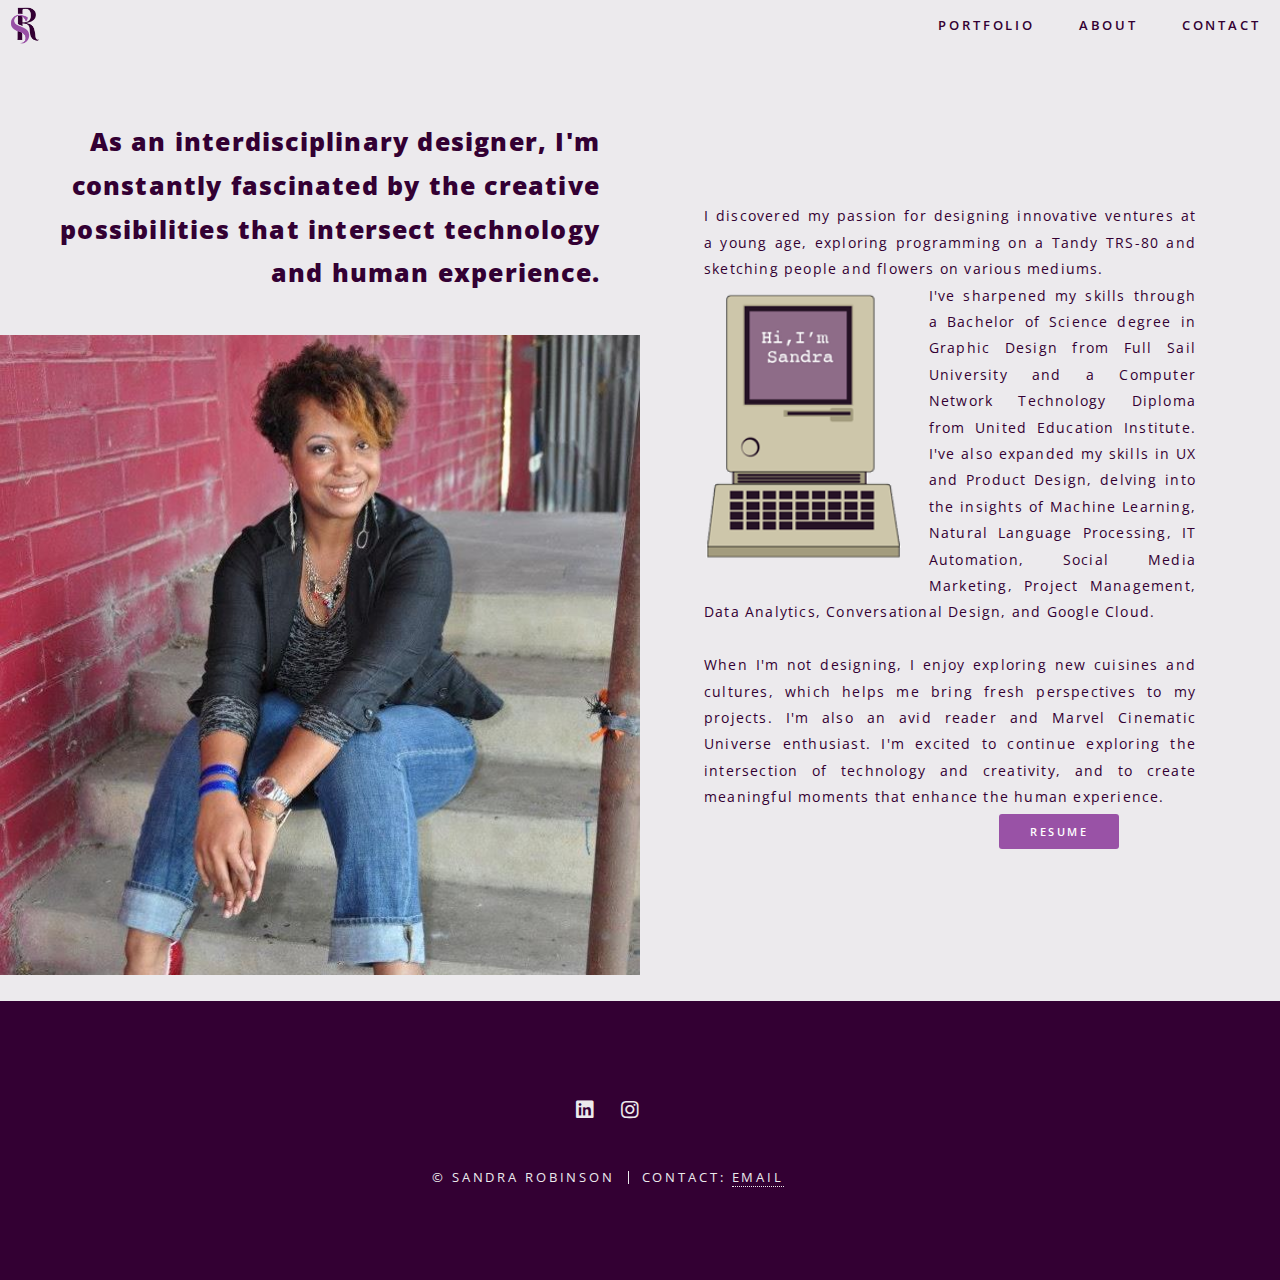
<file: about.html>
<!DOCTYPE HTML>
<!--
	Sandra Portfolio
-->
<html>
	<head>
		<title>Sandra Robinson Portfolio</title>
		<meta charset="utf-8" />
		<meta name="viewport" content="width=device-width, initial-scale=1, user-scalable=no" />
		<link rel="stylesheet" href="assets/css/main.css" />
		<noscript><link rel="stylesheet" href="assets/css/noscript.css" /></noscript>
	</head>
	<body class="landing is-preload">

		<!-- Page Wrapper -->
			<div id="page-wrapper">

				<!-- Header -->
				<header id="header" class="alt">
					<img src="images/SRLogo.png" width="50px" height="50px" style="padding: 5px;">
					<nav id="navbar" class="navbar">
						<ul>
						  <li><a class="nav-link scrollto " href="index.html"><strong> Portfolio</strong></a></li>
						  <li><a class="nav-link scrollto active" href="about.html"><strong>About</strong></a></li>
						  <li><a class="nav-link scrollto" href="contact.html"><strong>Contact</strong></a></li>
						</ul>
						<i class="bi bi-list mobile-nav-toggle"></i>
					  </nav><!-- .navbar -->
				</header>
				<!--Bio-->
				
					
					<section id="two" class="wrapper alt style2" style="margin-top: 80px;">
						<section class="spotlight">
							<div class="image fit">
								<h2 style="text-align: right; margin: 40px; font-size: 25px;">As an interdisciplinary designer, I'm constantly fascinated 
									by the creative possibilities that  intersect 
									 technology and human experience.</h2>
								<img src="images/about.jpg" alt="" />
							</div>
							<div class="content">
								<p style="font-size: 14px; margin-right: 20px; text-align: justify;"> I discovered my passion for designing innovative 
									ventures at a young age, exploring programming
									on a Tandy TRS-80 and sketching people and 
									flowers on various mediums.<br>
									<span class="image left"><img src="images/aboutpc.gif"></span>
									I've sharpened my skills through a Bachelor of 
									Science degree in Graphic Design from Full 
									Sail University and a Computer Network Technology 
									Diploma from United Education Institute.	
									I've also expanded my skills in UX and Product 
									Design, delving into the insights of Machine 
									Learning, Natural Language Processing, IT Automation, 
									Social Media Marketing, Project Management, Data Analytics,
									Conversational Design, and Google Cloud.<br> <br>
									
									When I'm not designing, I enjoy exploring new 
									cuisines and cultures, which helps me bring 
									fresh perspectives to my projects.  
									I'm also an avid reader and Marvel 
									Cinematic Universe enthusiast. I'm excited to 
									continue exploring the intersection of technology 
									and creativity, and to create meaningful moments 
									that enhance the human experience. <span class="image right"><a href="images/SDRResume.pdf" class="button primary">Resume</a></span></p>
								</div>
								</div>
						</section>
						</section>
				<br>
				
				

				<!-- Footer -->
					<footer id="footer">
						<ul class="icons">
							<li><a href="#" class="icon brands fa-linkedin"><span class="label">LinkedIn</span></a></li>
							<li><a href="#" class="icon brands fa-instagram"><span class="label">Instagram</span></a></li>
						</ul>
						<ul class="copyright">
							<li>&copy; Sandra Robinson</li><li>contact: <a href="mailto:sdrobinson.info@gmail.com">Email</a></li>
						</ul>
					</footer>

			</div>

		<!-- Scripts -->
			<script src="assets/js/jquery.min.js"></script>
			<script src="assets/js/jquery.scrollex.min.js"></script>
			<script src="assets/js/jquery.scrolly.min.js"></script>
			<script src="assets/js/browser.min.js"></script>
			<script src="assets/js/breakpoints.min.js"></script>
			<script src="assets/js/util.js"></script>
			<script src="assets/js/main.js"></script>

	</body>
</html>
</html>
</file>
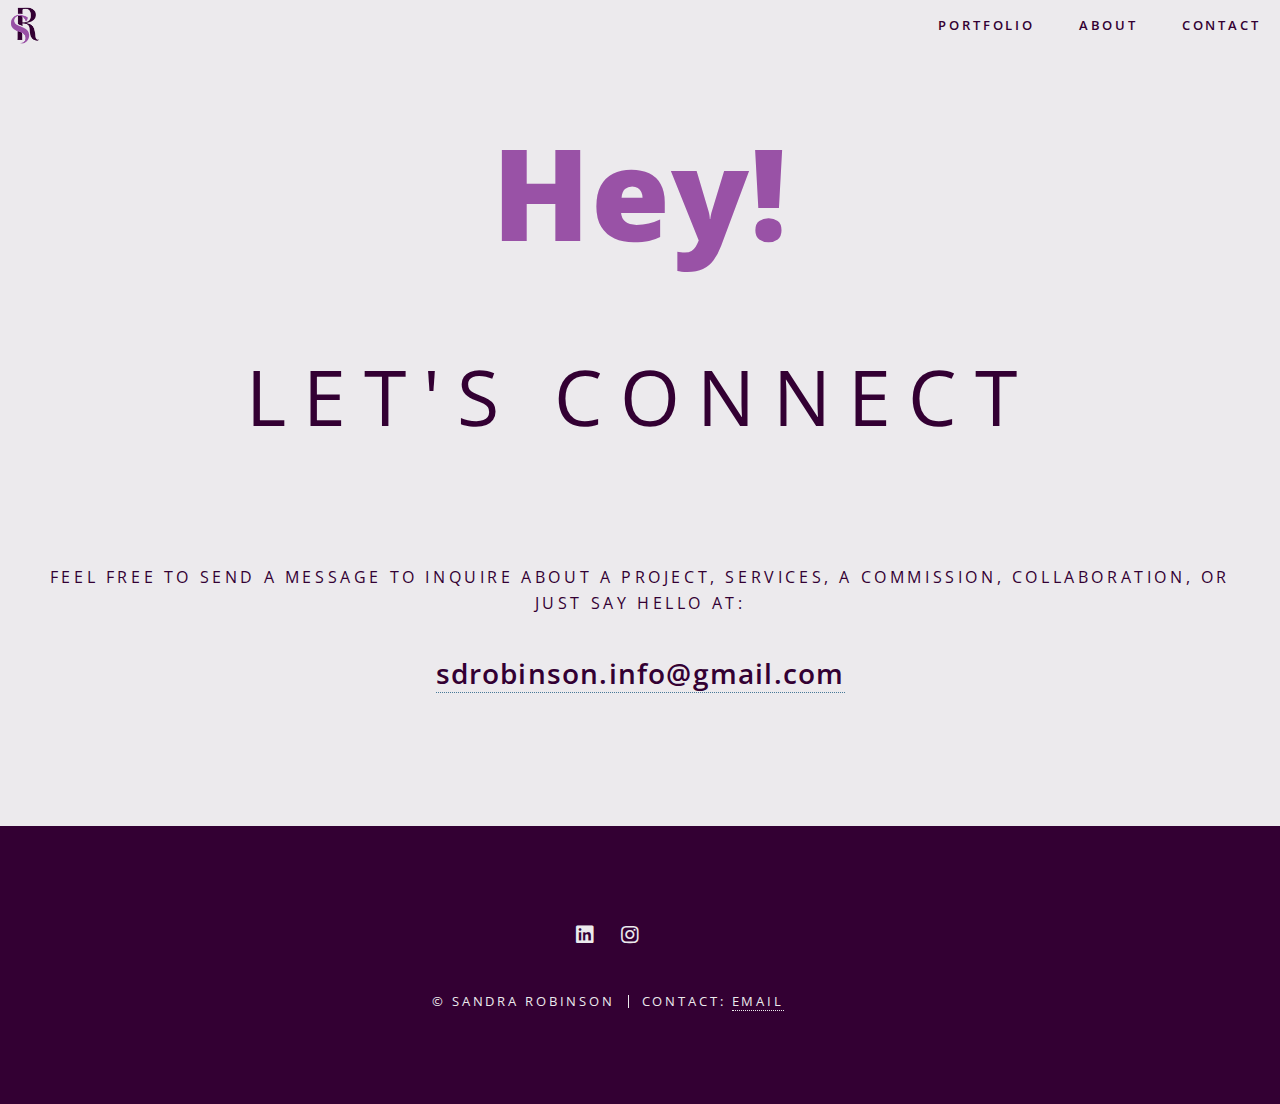
<file: contact.html>
<!DOCTYPE HTML>
<!--
	Sandra Portfolio
-->
<html>
	<head>
		<title>Sandra Robinson Portfolio</title>
		<meta charset="utf-8" />
		<meta name="viewport" content="width=device-width, initial-scale=1, user-scalable=no" />
		<link rel="stylesheet" href="assets/css/main.css" />
		<noscript><link rel="stylesheet" href="assets/css/noscript.css" /></noscript>
	</head>
	<body class="landing is-preload">

		<!-- Page Wrapper -->
			<div id="page-wrapper">

				<!-- Header -->
				<header id="header" class="alt">
					<img src="images/SRLogo.png" width="50px" height="50px" style="padding: 5px;">
					<nav id="navbar" class="navbar">
						<ul>
						  <li><a class="nav-link scrollto" href="index.html"><strong> Portfolio</strong></a></li>
						  <li><a class="nav-link scrollto" href="about.html"><strong>About</strong></a></li>
						  <li><a class="nav-link scrollto active" href="contact.html"><strong>Contact</strong></a></li>
						</ul>
						<i class="bi bi-list mobile-nav-toggle"></i>
					  </nav><!-- .navbar -->
				</header>

				<!-- Banner -->
					<article id="main">
						<header>
							<h1 style="font-size:10vw; color: #9952a6;">Hey!</h1>   							
							<p style="font-size:6vw">Let's Connect</p>    
							<p>Feel free to send a message to inquire about a project, services, a 
								commission, collaboration, or just say
								 Hello at: <a href="mailto:sdrobinson.info@gmail.com"><strong><h2 style="color: #477998;">sdrobinson.info@gmail.com</h2> </strong></a></p>
							
						</header>
						</article>

				

				<!-- Footer -->
				<footer id="footer">
					<ul class="icons">
						<li><a href="https://www.linkedin.com/in/sdeerobinson/" class="icon brands fa-linkedin"><span class="label">LinkedIn</span></a></li>
						<li><a href="https://www.instagram.com/art.her_sandee/" class="icon brands fa-instagram"><span class="label">Instagram</span></a></li>
					</ul>
					<ul class="copyright">
						<li>&copy; Sandra Robinson</li><li>contact: <a href="mailto:sdrobinson.info@gmail.com">Email</a></li>
					</ul>
				</footer>

		</div>

		<!-- Scripts -->
			<script src="assets/js/jquery.min.js"></script>
			<script src="assets/js/jquery.scrollex.min.js"></script>
			<script src="assets/js/jquery.scrolly.min.js"></script>
			<script src="assets/js/browser.min.js"></script>
			<script src="assets/js/breakpoints.min.js"></script>
			<script src="assets/js/util.js"></script>
			<script src="assets/js/main.js"></script>

	</body>
</html>
</file>
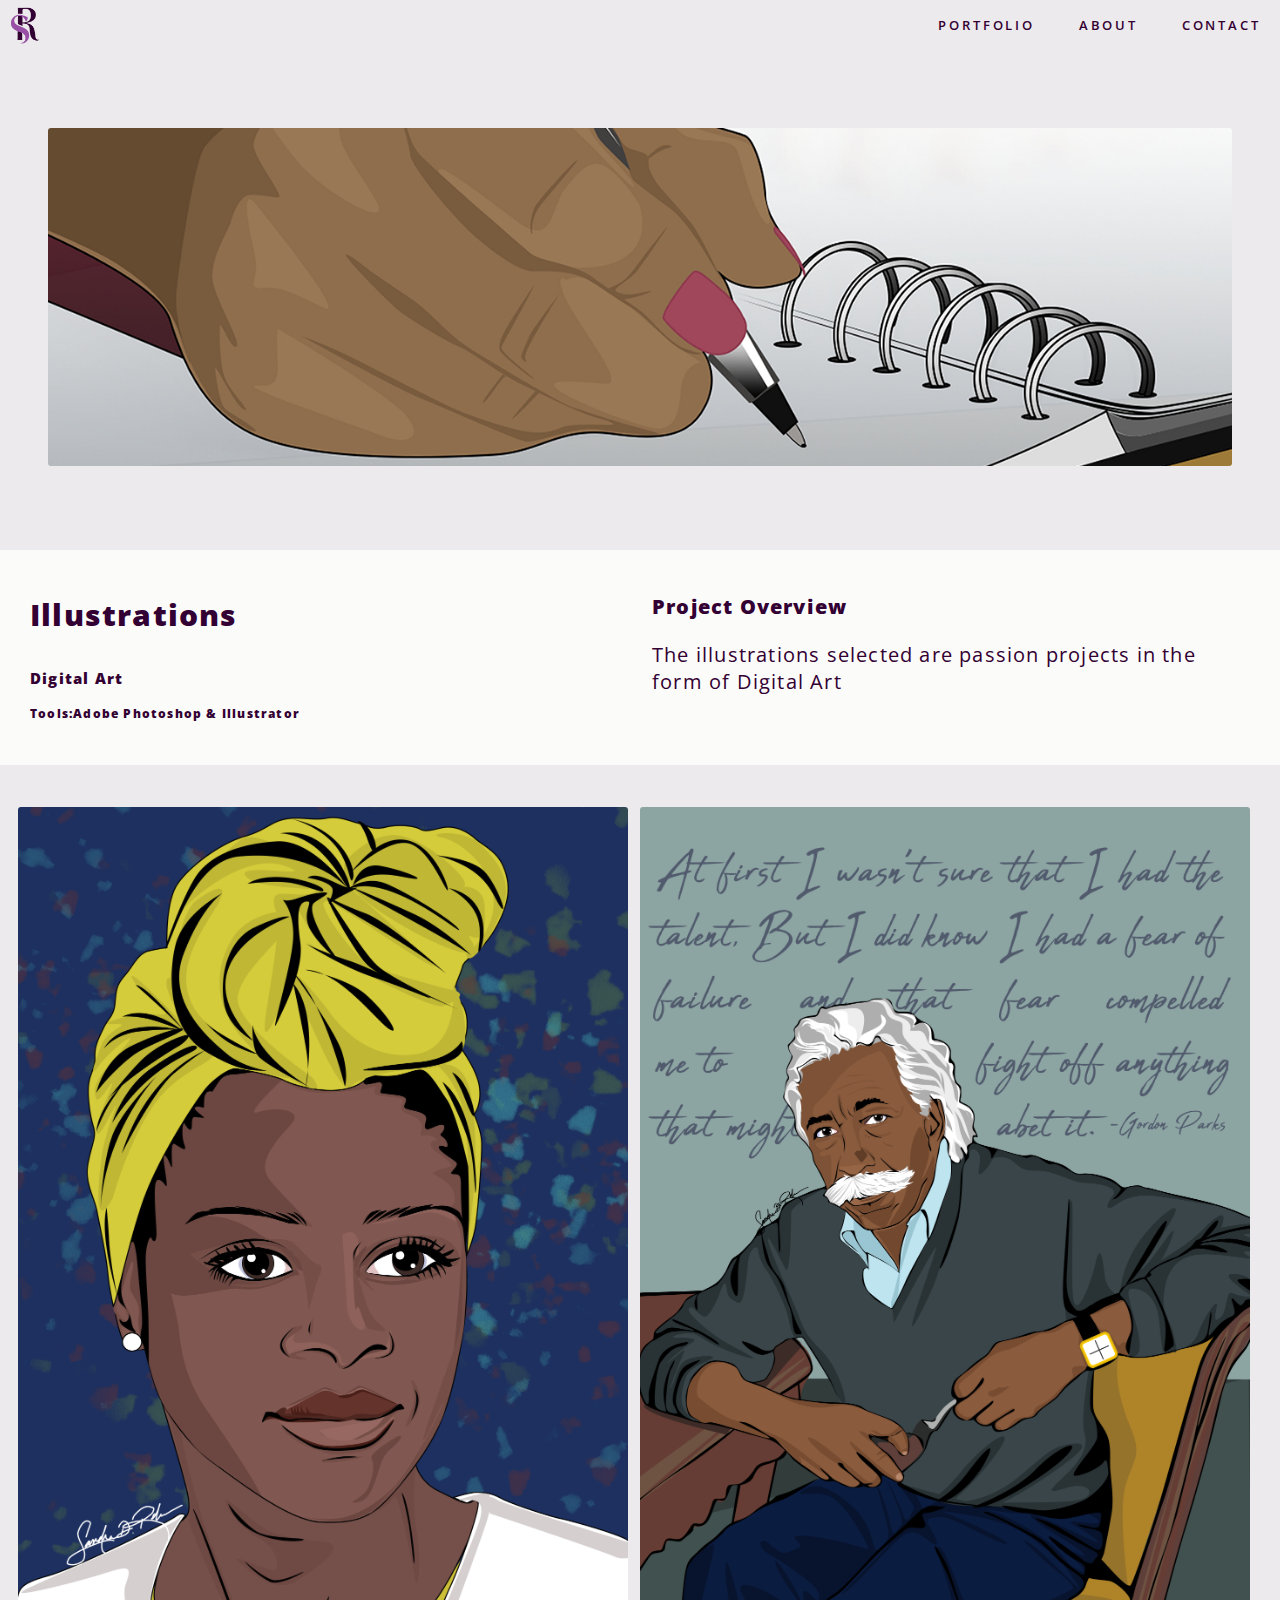
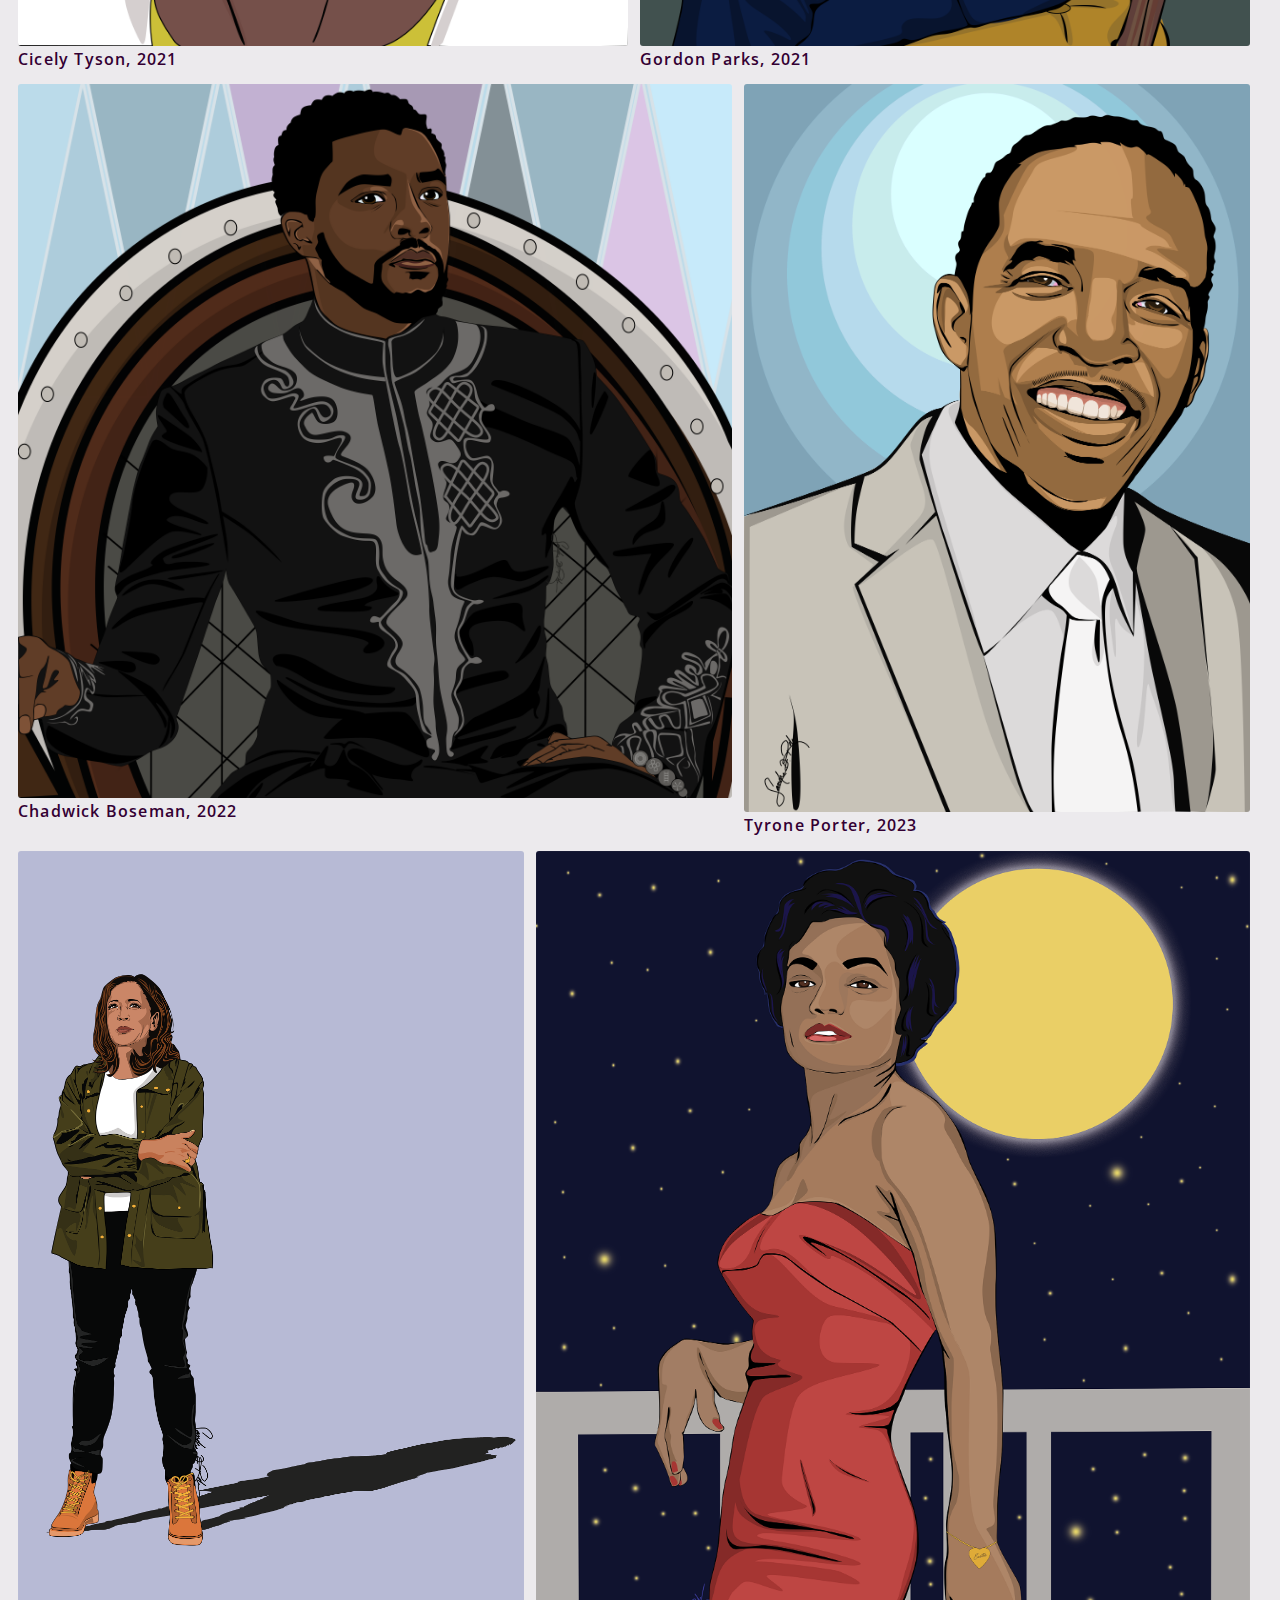
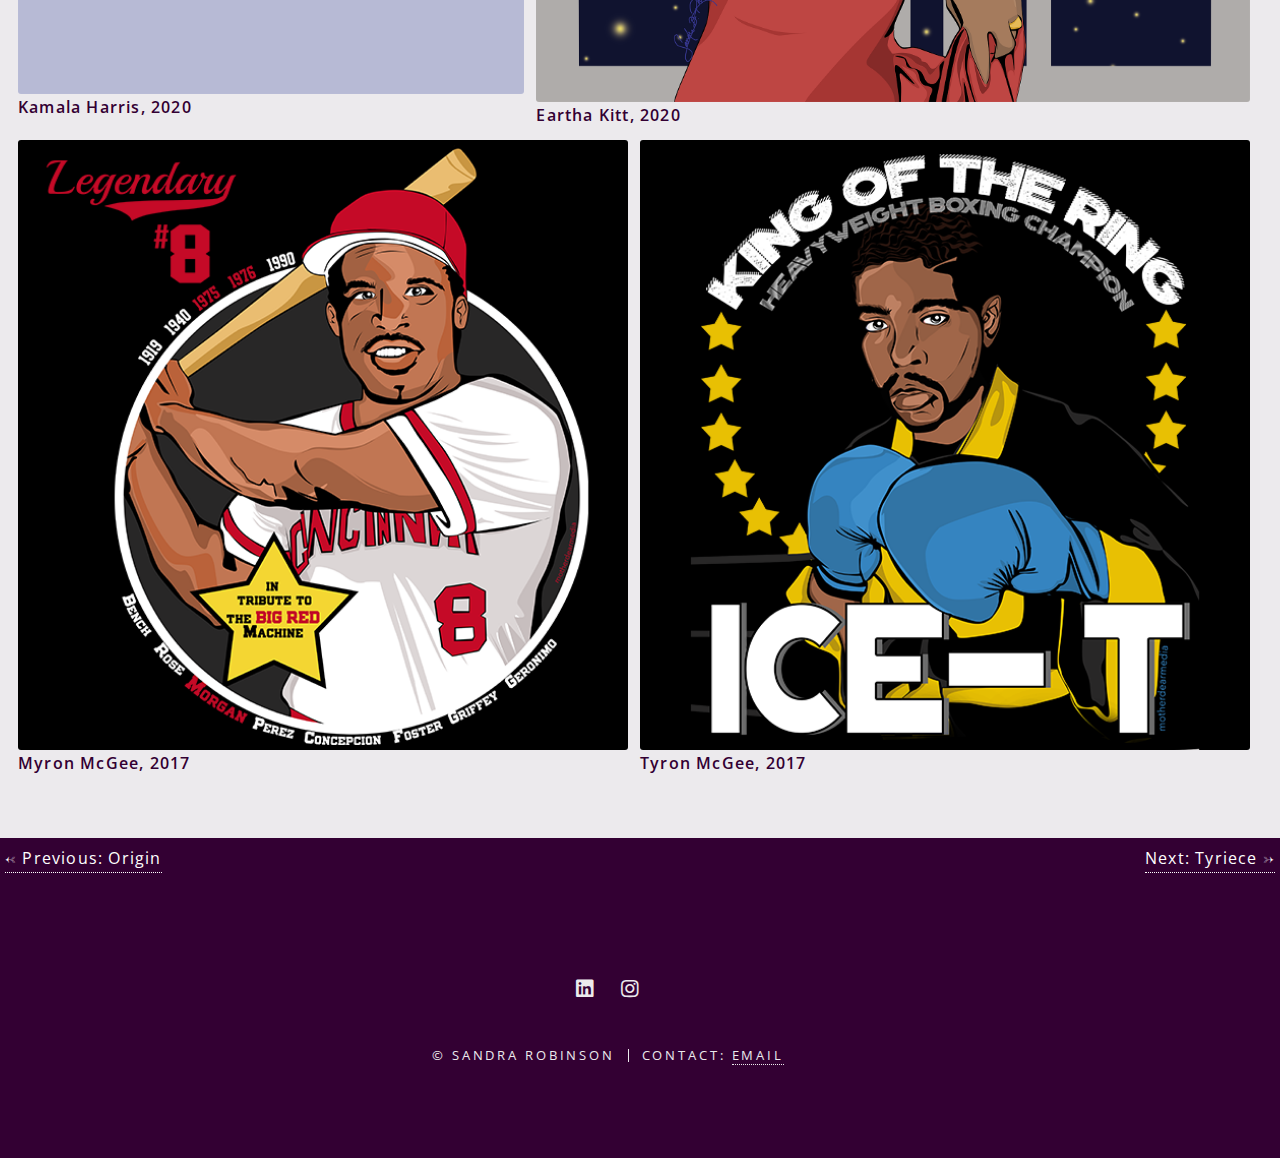
<file: illustrations.html>
<!DOCTYPE HTML>
<!--
	Sandra Portfolio
-->
<html>
	<head>
		<title>Sandra Robinson Portfolio</title>
		<meta charset="utf-8" />
		<meta name="viewport" content="width=device-width, initial-scale=1, user-scalable=no" />
		<link rel="stylesheet" href="assets/css/main.css" />
		<noscript><link rel="stylesheet" href="assets/css/noscript.css" /></noscript>
	</head>
	<body class="landing is-preload">

		<!-- Page Wrapper -->
			<div id="page-wrapper">

				<!-- Header -->
				<header id="header" class="alt">
					<img src="images/SRLogo.png" width="50px" height="50px" style="padding: 5px;">
					<nav id="navbar" class="navbar">
						<ul>
						  <li><a class="nav-link scrollto" href="index.html"><strong> Portfolio</strong></a></li>
						  <li><a class="nav-link scrollto" href="about.html"><strong>About</strong></a></li>
						  <li><a class="nav-link scrollto" href="contact.html"><strong>Contact</strong></a></li>
						</ul>
						<i class="bi bi-list mobile-nav-toggle"></i>
					  </nav><!-- .navbar -->
				</header>

				<!-- Banner -->
				<article id="main">
					<header>
						<div class="col-12"><span class="image fit"><img src="images/Illustrations1.png" alt="" /></span></div>
						
					</header>
					<div class="box alt">
						<div class="row gtr-50 gtr-uniform">
							<div class="col-12" style="background-color: rgb(251, 251, 249);">
								<section style="padding: 30px;">
									<div class="row">
											<div class="col-6 col-6-small">
									<h4 style="font-size:30px"> Illustrations</h4>
									<h4 style="font-size:15px">Digital Art</h4>
									<h4 style="font-size:12px">Tools:Adobe Photoshop & Illustrator </h4>


									</div>
									<div class="col-6 col-6-small">
										<h4 style="font-size:20px"> Project Overview</h4>
										<p style="font-size:20px">The illustrations selected are passion projects in the form of Digital Art 
											</p>
										</div>
								</section>
								</div>

					<div class="box alt">
						<div class="row gtr-50 gtr-uniform" style="padding: 30px;">
							<div class="col-6"><span class="image fit"><img src="images/Illustrations3.png" alt="" /><strong>Cicely Tyson, 2021</strong></span></div>
							<div class="col-6"><span class="image fit"><img src="images/Illustrations5.png" alt="" /><strong>Gordon Parks, 2021</strong></span></div>
							<div class="col-7"><span class="image fit"><img src="images/Illustrations2.png" alt="" /><strong>Chadwick Boseman, 2022</strong></span></div>
							<div class="col-5"><span class="image fit"><img src="images/Illustrations8.png" alt="" /><strong>Tyrone Porter, 2023</strong></span></div>
							<div class="col-5"><span class="image fit"><img src="images/Illustrations6.png" alt="" /><strong>Kamala Harris, 2020</strong></span></div>
							<div class="col-7"><span class="image fit"><img src="images/Illustrations4.png" alt="" /><strong>Eartha Kitt, 2020</strong></span></div>
							<div class="col-6"><span class="image fit"><img src="images/Illustrations7.png" alt="" /><strong>Myron McGee, 2017</strong></span></div>
							<div class="col-6"><span class="image fit"><img src="images/Illustrations9.png" alt="" /><strong>Tyron McGee, 2017</strong></span></div>
						</div>
					</div>
							</div>
					</div>
					<pagination id="pagination" style="font-size: medium;">
						<a href="origin.html">&#8592; Previous: Origin</a>
						<a href="tyriece.html">Next: Tyriece &rarr;</a>
					</div>
				</article>

				<!-- Footer -->
				<footer id="footer">
					<ul class="icons">
						<li><a href="https://www.linkedin.com/in/sdeerobinson/" class="icon brands fa-linkedin"><span class="label">LinkedIn</span></a></li>
						<li><a href="https://www.instagram.com/art.her_sandee/" class="icon brands fa-instagram"><span class="label">Instagram</span></a></li>
					</ul>
					<ul class="copyright">
						<li>&copy; Sandra Robinson</li><li>contact: <a href="mailto:sdrobinson.info@gmail.com">Email</a></li>
					</ul>
				</footer>

		</div>

		<!-- Scripts -->
			<script src="assets/js/jquery.min.js"></script>
			<script src="assets/js/jquery.scrollex.min.js"></script>
			<script src="assets/js/jquery.scrolly.min.js"></script>
			<script src="assets/js/browser.min.js"></script>
			<script src="assets/js/breakpoints.min.js"></script>
			<script src="assets/js/util.js"></script>
			<script src="assets/js/main.js"></script>

	</body>
</html>
</file>
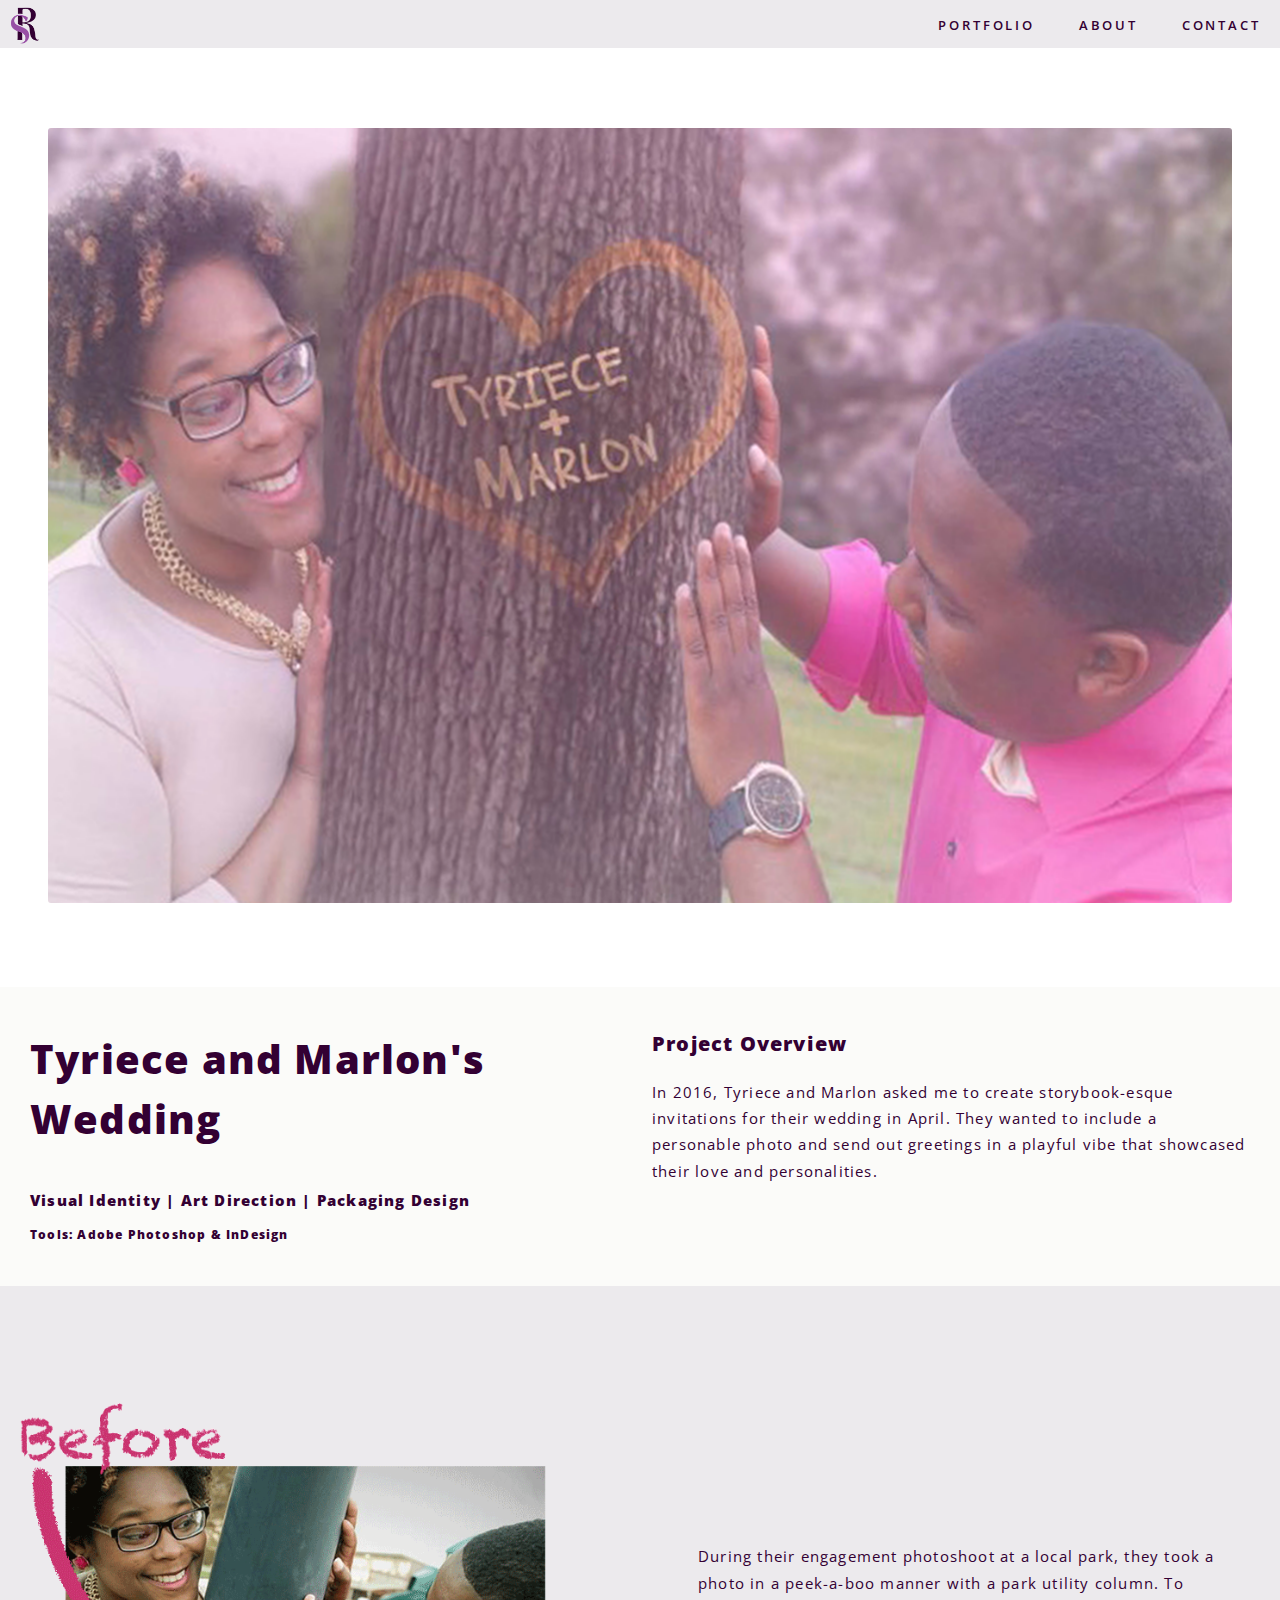
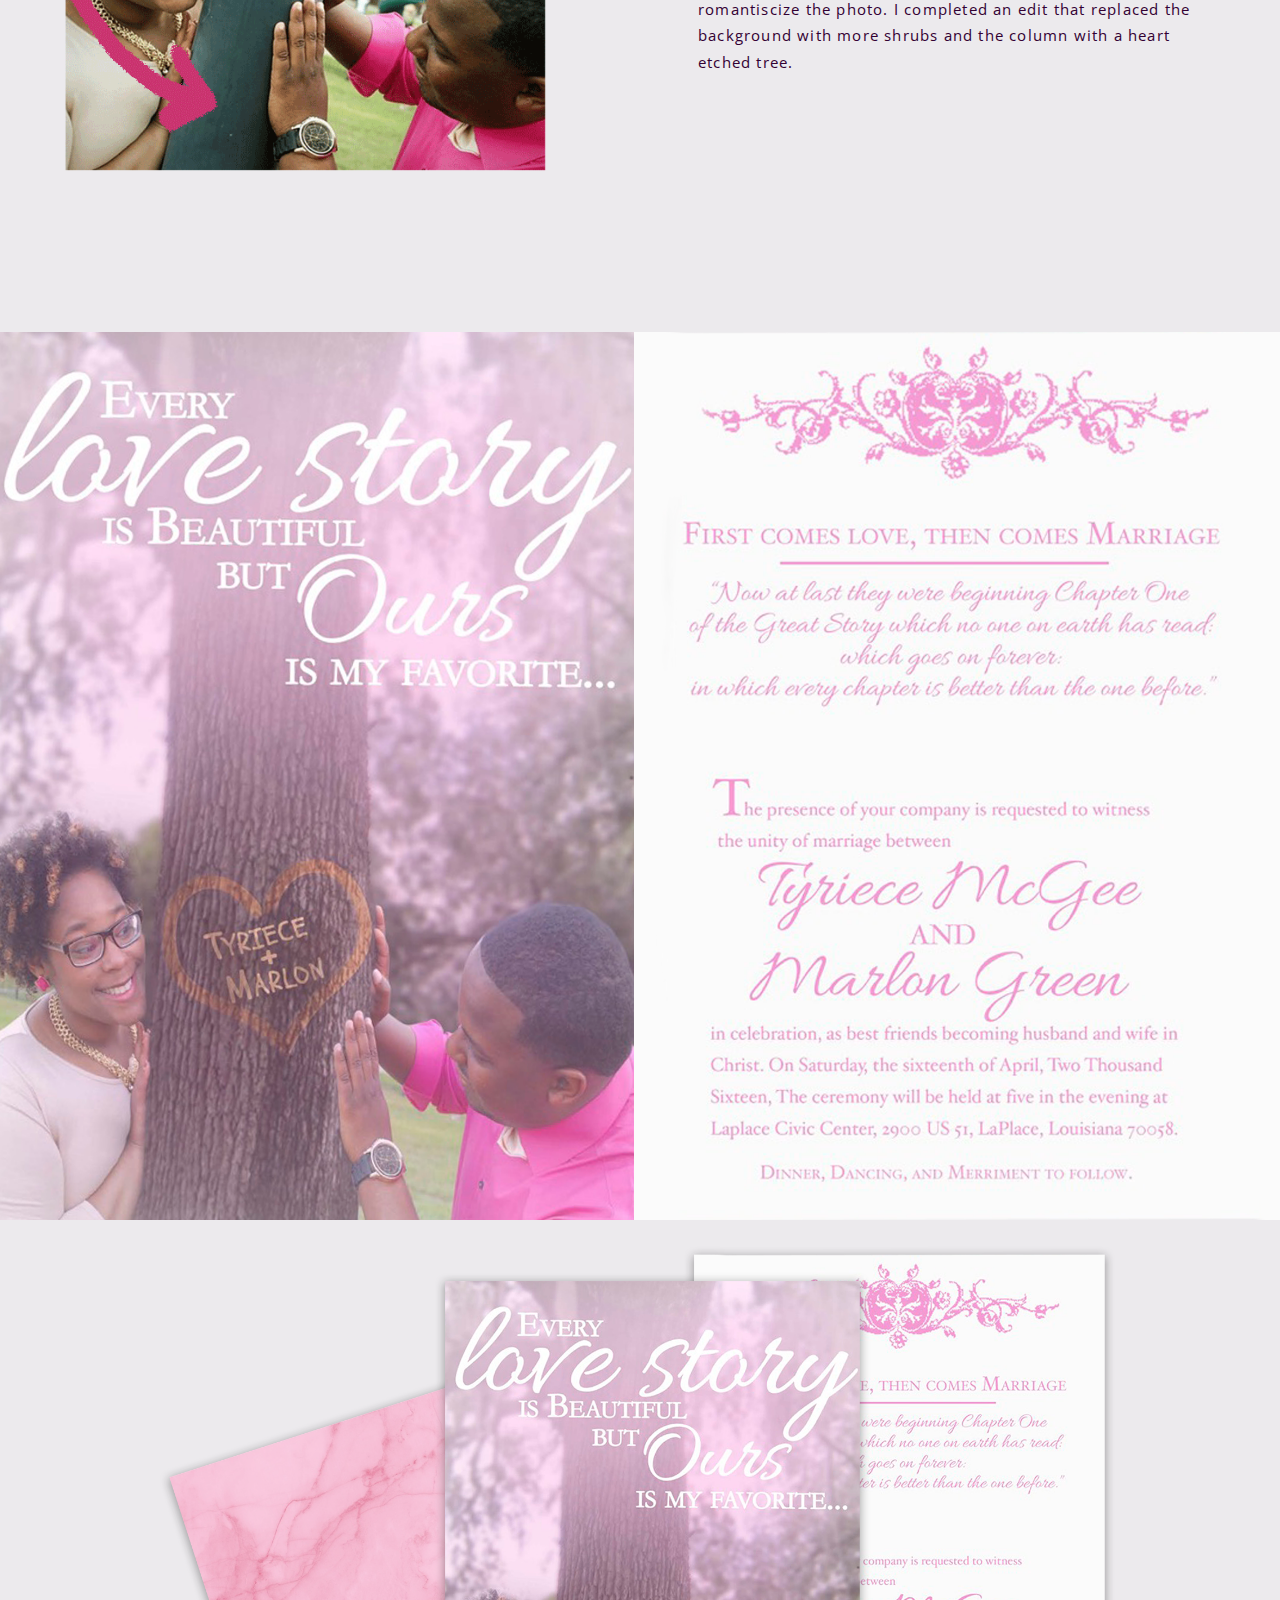
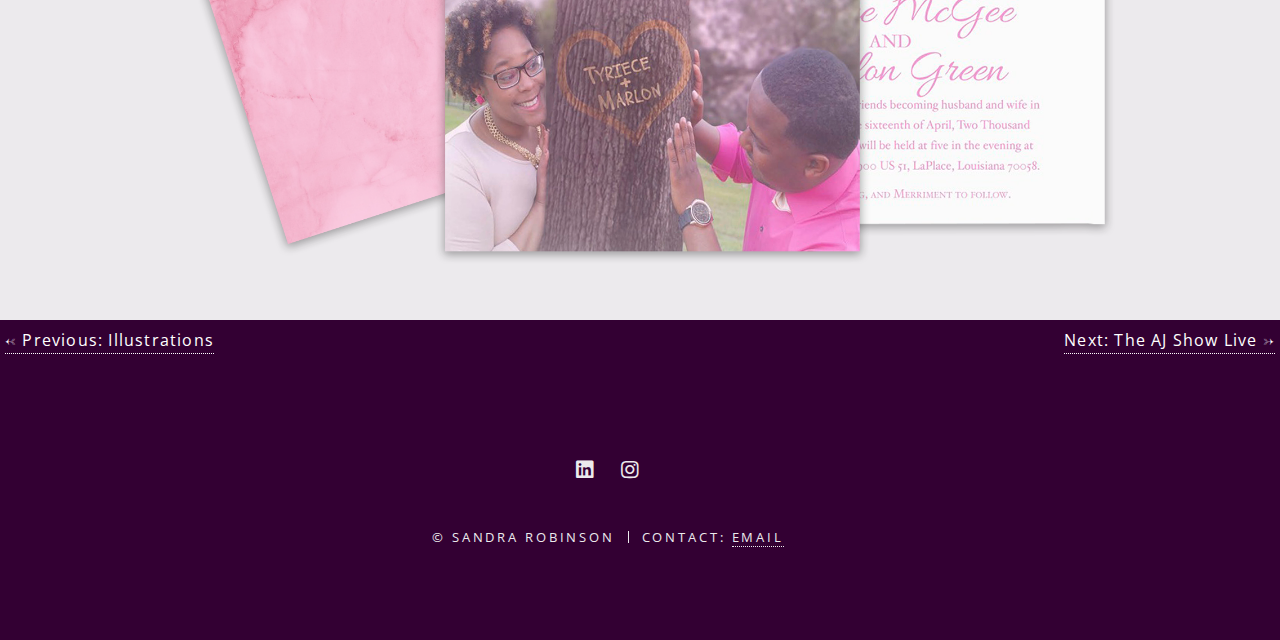
<file: tyriece.html>
<!DOCTYPE HTML>
<!--
	Sandra Portfolio
-->
<html>
	<head>
		<title>Sandra Robinson Portfolio</title>
		<meta charset="utf-8" />
		<meta name="viewport" content="width=device-width, initial-scale=1, user-scalable=no" />
		<link rel="stylesheet" href="assets/css/main.css" />
		<noscript><link rel="stylesheet" href="assets/css/noscript.css" /></noscript>
	</head>
	<body class="landing is-preload">

		<!-- Page Wrapper -->
			<div id="page-wrapper">

				<!-- Header -->
				<header id="header" class="alt">
					<img src="images/SRLogo.png" width="50px" height="50px" style="padding: 5px;">
					<nav id="navbar" class="navbar">
						<ul>
						  <li><a class="nav-link scrollto" href="index.html"><strong> Portfolio</strong></a></li>
						  <li><a class="nav-link scrollto" href="about.html"><strong>About</strong></a></li>
						  <li><a class="nav-link scrollto" href="contact.html"><strong>Contact</strong></a></li>
						</ul>
						<i class="bi bi-list mobile-nav-toggle"></i>
					  </nav><!-- .navbar -->
				</header>

				<!-- Banner -->
				<article id="main" style="background-color: white;">
					<header>
						<div class="col-12"><span class="image fit"><img src="images/tyriece1.png" alt="" /></span></div>
					</header>
					</article>

					<div class="box alt">
						<div class="row gtr-50 gtr-uniform">
							<div class="col-12" style="background-color: rgb(251, 251, 249);">
								<section style="padding: 30px;">
									<div class="row">
											<div class="col-6 col-6-small">
									<h4 style="font-size:40px"> Tyriece and Marlon's Wedding</h4>
									<h4 style="font-size:15px">Visual Identity | Art Direction | Packaging Design</h4>
									<h4 style="font-size:12px">Tools: Adobe Photoshop & InDesign</h4>


									</div>
									<div class="col-6 col-6-small">
										<h4 style="font-size:20px"> Project Overview</h4>
										<p style="font-size:15px">In 2016, Tyriece and Marlon asked me to create storybook-esque invitations for their wedding in April.
										They wanted to include a personable photo and send out greetings in a playful vibe that showcased their love
									and personalities.  </p>
											
										</div>
								</section>
								</div>
								<!--Before and After-->
								<section id="two" class="wrapper alt style2" style="margin-top: 80px;">
									<section class="spotlight">
										<div class="image fit"><img src="images/tyrieceba.gif" alt=""></div>
										<div class="content">
											<p style="font-size:15px" style="text-align: left;">During their engagement photoshoot at
												 a local park, they took a photo in a peek-a-boo manner with a park
												utility column. To romantiscize the photo. I completed an edit that 
												replaced the background with more shrubs and the column with a heart etched tree. </p>
												</div>
												</section>
									</section>
									</section>
									<section id="two" class="wrapper alt style2" style="margin-top: 80px;">
										<section class="spotlight">
											<div class="image fit"><img src="images/tyriece3.png" alt="" /></div>
										
												<div class="image fit"><img src="images/tyriece2.png" alt="" /></div>
													</section>
										</section>
									<section>
								<div class="box alt" style="margin-left: 150px; margin-right: 150px;">
									<div class="row gtr-50 gtr-uniform">
										<div class="col-12">
												<div class="row">
							<div class="col-6"><span class="image fit"></span></div>
							<div class="col-6"><span class="image fit"></span></div>
							<div class="col-12"><span class="image fit"><img src="images/tyriece5.png" alt="" /></span></div>
															
													</div>
										</div>
									</div>
								</div>

							


						</div>
					</div>
				</section>
					<pagination id="pagination" style="font-size: medium;">
						<a href="illustrations.html">&#8592; Previous: Illustrations</a>
						<a href="AJlive.html">Next: The AJ Show Live &rarr;</a>
					</div>
				</article>

				<!-- Footer -->
				<footer id="footer">
					<ul class="icons">
						<li><a href="https://www.linkedin.com/in/sdeerobinson/" class="icon brands fa-linkedin"><span class="label">LinkedIn</span></a></li>
						<li><a href="https://www.instagram.com/art.her_sandee/" class="icon brands fa-instagram"><span class="label">Instagram</span></a></li>
					</ul>
					<ul class="copyright">
						<li>&copy; Sandra Robinson</li><li>contact: <a href="mailto:sdrobinson.info@gmail.com">Email</a></li>
					</ul>
				</footer>

		</div>

		<!-- Scripts -->
			<script src="assets/js/jquery.min.js"></script>
			<script src="assets/js/jquery.scrollex.min.js"></script>
			<script src="assets/js/jquery.scrolly.min.js"></script>
			<script src="assets/js/browser.min.js"></script>
			<script src="assets/js/breakpoints.min.js"></script>
			<script src="assets/js/util.js"></script>
			<script src="assets/js/main.js"></script>

	</body>
</html>
</html>
</file>
<file: assets/css/noscript.css>
/*
	Sandra Portfolio
*/

/* Banner */

	body.is-preload #banner h2 {
		-moz-transform: none;
		-webkit-transform: none;
		-ms-transform: none;
		transform: none;
		opacity: 1;
	}

		body.is-preload #banner h2:before, body.is-preload #banner h2:after {
			width: 100%;
		}

	body.is-preload #banner .more {
		-moz-transform: none;
		-webkit-transform: none;
		-ms-transform: none;
		transform: none;
		opacity: 1;
	}

	body.is-preload #banner:after {
		opacity: 0;
	}
</file>
<file: assets/css/main.css>
@import url(fontawesome-all.min.css);
@import url('https://fonts.googleapis.com/css2?family=Open+Sans:ital,wght@0,300;0,600;0,700;0,800;1,700&family=Playfair+Display:ital,wght@0,400;0,500;0,600;0,700;0,800;1,400;1,500;1,600;1,700;1,800&display=swap');
/*
	Sandra Robinson Portfolio | sd-robinson.github.io
*/

html, body, div, span, applet, object,
iframe, h1, h2, h3, h4, h5, h6, p, blockquote,
pre, a, abbr, acronym, address, big, cite,
code, del, dfn, em, img, ins, kbd, q, s, samp,
small, strike, strong, sub, sup, tt, var, b,
u, i, center, dl, dt, dd, ol, ul, li, fieldset,
form, label, legend, table, caption, tbody,
tfoot, thead, tr, th, td, article, aside,
canvas, details, embed, figure, figcaption,
footer, header, hgroup, menu, nav, output, ruby,
section, summary, time, mark, audio, video {
	margin: 0;
	padding: 0;
	border: 0;
	font-size: 100%;
	font: inherit;
	vertical-align: baseline;}

article, aside, details, figcaption, figure,
footer, header, hgroup, menu, nav, section {
	display: block;}

body {
	line-height: 1;
}

ol, ul {
	list-style: none;
}

blockquote, q {
	quotes: none;
}

	blockquote:before, blockquote:after, q:before, q:after {
		content: '';
		content: none;
	}

table {
	border-collapse: collapse;
	border-spacing: 0;
}

body {
	-webkit-text-size-adjust: none;
}

mark {
	background-color: transparent;
	color: inherit;
}

input::-moz-focus-inner {
	border: 0;
	padding: 0;
}

input, select, textarea {
	-moz-appearance: none;
	-webkit-appearance: none;
	-ms-appearance: none;
	appearance: none;
}



/* Basic */

	@-ms-viewport {
		width: device-width;
	}

	html {
		box-sizing: border-box;
		width: 100%;
		height: 100%;
		margin: 0;
		padding: 0;
	}

	*, *:before, *:after {
		box-sizing: inherit;
	}

	body {
		background: #eceaed;
	}

		body.is-preload *, body.is-preload *:before, body.is-preload *:after {
			-moz-animation: none !important;
			-webkit-animation: none !important;
			-ms-animation: none !important;
			animation: none !important;
			-moz-transition: none !important;
			-webkit-transition: none !important;
			-ms-transition: none !important;
			transition: none !important;
		}

	body, input, select, textarea {
		color: #330033;
		font-family: "Open Sans", "Playfair Display", sans-serif;
		font-size: 15pt;
		font-weight: 400;
		letter-spacing: 0.075em;
		line-height: 1.65em;
	}
	* {
		box-sizing: border-box;
	  }
	  
	  /* Create two equal columns that floats next to each other */
	  .column {
		float: left;
		width: 50%;
		padding: 10px;
		height: 300px; /* Should be removed. Only for demonstration */
	  }
	  
	  /* Clear floats after the columns */
	  .row:after {
		content: "";
		display: table;
		clear: both;
	  }
	  
	  /* Responsive layout - makes the two columns stack on top of each other instead of next to each other */
	  @media screen and (max-width: 600px) {
		.column {
		  width: 100%;
		}
	  }
		@media screen and (max-width: 1680px) {

			body, input, select, textarea {
				font-size: 13pt;
			}

		}

		@media screen and (max-width: 1280px) {

			body, input, select, textarea {
				font-size: 12pt;
			}

		}

		@media screen and (max-width: 736px) {

			body, input, select, textarea {
				font-size: 11pt;
				letter-spacing: 0.0375em;
			}

		}

	a {
		-moz-transition: color 0.2s ease, border-bottom-color 0.2s ease;
		-webkit-transition: color 0.2s ease, border-bottom-color 0.2s ease;
		-ms-transition: color 0.2s ease, border-bottom-color 0.2s ease;
		transition: color 0.2s ease, border-bottom-color 0.2s ease;
		border-bottom: dotted 1px;
		color: inherit;
		text-decoration: none;
	}

		a:hover {
			border-bottom-color: transparent;
		}

	strong, b {
		color: #330033;
		font-weight: 600;
	}

	em, i {
		font-style: italic;
	}

	p {
		margin: 0 0 2em 0;
		color: #330033;
	}

	h1, h2, h3, h4, h5, h6 {
		color: #330033;
		font-weight: 800;
		line-height: 1em;
		margin: 0 0 1em 0;
	}

		h1 a, h2 a, h3 a, h4 a, h5 a, h6 a {
			color: inherit;
			text-decoration: none;
		}

	h2 {
		font-size: 1.35em;
		line-height: 1.75em;
	}

		@media screen and (max-width: 736px) {

			h2 {
				font-size: 1.1em;
				line-height: 1.65em;
			}

		}

	h3 {
		font-size: 1.15em;
		line-height: 1.75em;
	}

		@media screen and (max-width: 736px) {

			h3 {
				font-size: 1em;
				line-height: 1.65em;
			}

		}

	h4 {
		font-size: 1em;
		line-height: 1.5em;
	}

	h5 {
		font-size: 0.8em;
		line-height: 1.5em;
	}

	h6 {
		font-size: 0.7em;
		line-height: 1.5em;
	}

	sub {
		font-size: 0.8em;
		position: relative;
		top: 0.5em;
	}

	sup {
		font-size: 0.8em;
		position: relative;
		top: -0.5em;
	}

	hr {
		border: 0;
		border-bottom: solid 2px #330033;
		margin: 3em 0;
	}

		hr.major {
			margin: 4.5em 0;
		}

	blockquote {
		border-left: solid 4px #fff;
		font-style: italic;
		margin: 0 0 2em 0;
		padding: 0.5em 0 0.5em 2em;
	}

	code {
		background: #330033;
		border-radius: 3px;
		font-family: "Courier New", monospace;
		font-size: 0.9em;
		letter-spacing: 0;
		margin: 0 0.25em;
		padding: 0.25em 0.65em;
	}

	pre {
		-webkit-overflow-scrolling: touch;
		font-family: "Courier New", monospace;
		font-size: 0.9em;
		margin: 0 0 2em 0;
	}

		pre code {
			display: block;
			line-height: 1.75em;
			padding: 1em 1.5em;
			overflow-x: auto;
		}

	.align-left {
		text-align: left;
	}

	.align-center {
		text-align: center;
	}

	.align-right {
		text-align: right;
	}

/* Row */

	.row {
		display: flex;
		flex-wrap: wrap;
		box-sizing: border-box;
		align-items: stretch;
	}

		.row > * {
			box-sizing: border-box;
		}

		.row.gtr-uniform > * > :last-child {
			margin-bottom: 0;
		}

		.row.aln-left {
			justify-content: flex-start;
		}

		.row.aln-center {
			justify-content: center;
		}

		.row.aln-right {
			justify-content: flex-end;
		}

		.row.aln-top {
			align-items: flex-start;
		}

		.row.aln-middle {
			align-items: center;
		}

		.row.aln-bottom {
			align-items: flex-end;
		}

		.row > .imp {
			order: -1;
		}

		.row > .col-1 {
			width: 8.33333%;
		}

		.row > .off-1 {
			margin-left: 8.33333%;
		}

		.row > .col-2 {
			width: 16.66667%;
		}

		.row > .off-2 {
			margin-left: 16.66667%;
		}

		.row > .col-3 {
			width: 25%;
		}

		.row > .off-3 {
			margin-left: 25%;
		}

		.row > .col-4 {
			width: 33.33333%;
		}

		.row > .off-4 {
			margin-left: 33.33333%;
		}

		.row > .col-5 {
			width: 41.66667%;
		}

		.row > .off-5 {
			margin-left: 41.66667%;
		}

		.row > .col-6 {
			width: 50%;
		}

		.row > .off-6 {
			margin-left: 50%;
		}

		.row > .col-7 {
			width: 58.33333%;
		}

		.row > .off-7 {
			margin-left: 58.33333%;
		}

		.row > .col-8 {
			width: 66.66667%;
		}

		.row > .off-8 {
			margin-left: 66.66667%;
		}

		.row > .col-9 {
			width: 75%;
		}

		.row > .off-9 {
			margin-left: 75%;
		}

		.row > .col-10 {
			width: 83.33333%;
		}

		.row > .off-10 {
			margin-left: 83.33333%;
		}

		.row > .col-11 {
			width: 91.66667%;
		}

		.row > .off-11 {
			margin-left: 91.66667%;
		}

		.row > .col-12 {
			width: 100%;
		}

		.row > .off-12 {
			margin-left: 100%;
		}

		.row.gtr-0 {
			margin-top: 0;
			margin-left: 0em;
		}

			.row.gtr-0 > * {
				padding: 0 0 0 0em;
			}

			.row.gtr-0.gtr-uniform {
				margin-top: 0em;
			}

				.row.gtr-0.gtr-uniform > * {
					padding-top: 0em;
				}

		.row.gtr-25 {
			margin-top: 0;
			margin-left: -0.375em;
		}

			.row.gtr-25 > * {
				padding: 0 0 0 0.375em;
			}

			.row.gtr-25.gtr-uniform {
				margin-top: -0.375em;
			}

				.row.gtr-25.gtr-uniform > * {
					padding-top: 0.375em;
				}

		.row.gtr-50 {
			margin-top: 0;
			margin-left: -0.75em;
		}

			.row.gtr-50 > * {
				padding: 0 0 0 0.75em;
			}

			.row.gtr-50.gtr-uniform {
				margin-top: -0.75em;
			}

				.row.gtr-50.gtr-uniform > * {
					padding-top: 0.75em;
				}

		.row {
			margin-top: 0;
			margin-left: -1.5em;
		}

			.row > * {
				padding: 0 0 0 1.5em;
			}

			.row.gtr-uniform {
				margin-top: -1.5em;
			}

				.row.gtr-uniform > * {
					padding-top: 1.5em;
				}

		.row.gtr-150 {
			margin-top: 0;
			margin-left: -2.25em;
		}

			.row.gtr-150 > * {
				padding: 0 0 0 2.25em;
			}

			.row.gtr-150.gtr-uniform {
				margin-top: -2.25em;
			}

				.row.gtr-150.gtr-uniform > * {
					padding-top: 2.25em;
				}

		.row.gtr-200 {
			margin-top: 0;
			margin-left: -3em;
		}

			.row.gtr-200 > * {
				padding: 0 0 0 3em;
			}

			.row.gtr-200.gtr-uniform {
				margin-top: -3em;
			}

				.row.gtr-200.gtr-uniform > * {
					padding-top: 3em;
				}

		@media screen and (max-width: 1680px) {

			.row {
				display: flex;
				flex-wrap: wrap;
				box-sizing: border-box;
				align-items: stretch;
			}

				.row > * {
					box-sizing: border-box;
				}

				.row.gtr-uniform > * > :last-child {
					margin-bottom: 0;
				}

				.row.aln-left {
					justify-content: flex-start;
				}

				.row.aln-center {
					justify-content: center;
				}

				.row.aln-right {
					justify-content: flex-end;
				}

				.row.aln-top {
					align-items: flex-start;
				}

				.row.aln-middle {
					align-items: center;
				}

				.row.aln-bottom {
					align-items: flex-end;
				}

				.row > .imp-xlarge {
					order: -1;
				}

				.row > .col-1-xlarge {
					width: 8.33333%;
				}

				.row > .off-1-xlarge {
					margin-left: 8.33333%;
				}

				.row > .col-2-xlarge {
					width: 16.66667%;
				}

				.row > .off-2-xlarge {
					margin-left: 16.66667%;
				}

				.row > .col-3-xlarge {
					width: 25%;
				}

				.row > .off-3-xlarge {
					margin-left: 25%;
				}

				.row > .col-4-xlarge {
					width: 33.33333%;
				}

				.row > .off-4-xlarge {
					margin-left: 33.33333%;
				}

				.row > .col-5-xlarge {
					width: 41.66667%;
				}

				.row > .off-5-xlarge {
					margin-left: 41.66667%;
				}

				.row > .col-6-xlarge {
					width: 50%;
				}

				.row > .off-6-xlarge {
					margin-left: 50%;
				}

				.row > .col-7-xlarge {
					width: 58.33333%;
				}

				.row > .off-7-xlarge {
					margin-left: 58.33333%;
				}

				.row > .col-8-xlarge {
					width: 66.66667%;
				}

				.row > .off-8-xlarge {
					margin-left: 66.66667%;
				}

				.row > .col-9-xlarge {
					width: 75%;
				}

				.row > .off-9-xlarge {
					margin-left: 75%;
				}

				.row > .col-10-xlarge {
					width: 83.33333%;
				}

				.row > .off-10-xlarge {
					margin-left: 83.33333%;
				}

				.row > .col-11-xlarge {
					width: 91.66667%;
				}

				.row > .off-11-xlarge {
					margin-left: 91.66667%;
				}

				.row > .col-12-xlarge {
					width: 100%;
				}

				.row > .off-12-xlarge {
					margin-left: 100%;
				}

				.row.gtr-0 {
					margin-top: 0;
					margin-left: 0em;
				}

					.row.gtr-0 > * {
						padding: 0 0 0 0em;
					}

					.row.gtr-0.gtr-uniform {
						margin-top: 0em;
					}

						.row.gtr-0.gtr-uniform > * {
							padding-top: 0em;
						}

				.row.gtr-25 {
					margin-top: 0;
					margin-left: -0.375em;
				}

					.row.gtr-25 > * {
						padding: 0 0 0 0.375em;
					}

					.row.gtr-25.gtr-uniform {
						margin-top: -0.375em;
					}

						.row.gtr-25.gtr-uniform > * {
							padding-top: 0.375em;
						}

				.row.gtr-50 {
					margin-top: 0;
					margin-left: -0.75em;
				}

					.row.gtr-50 > * {
						padding: 0 0 0 0.75em;
					}

					.row.gtr-50.gtr-uniform {
						margin-top: -0.75em;
					}

						.row.gtr-50.gtr-uniform > * {
							padding-top: 0.75em;
						}

				.row {
					margin-top: 0;
					margin-left: -1.5em;
				}

					.row > * {
						padding: 0 0 0 1.5em;
					}

					.row.gtr-uniform {
						margin-top: -1.5em;
					}

						.row.gtr-uniform > * {
							padding-top: 1.5em;
						}

				.row.gtr-150 {
					margin-top: 0;
					margin-left: -2.25em;
				}

					.row.gtr-150 > * {
						padding: 0 0 0 2.25em;
					}

					.row.gtr-150.gtr-uniform {
						margin-top: -2.25em;
					}

						.row.gtr-150.gtr-uniform > * {
							padding-top: 2.25em;
						}

				.row.gtr-200 {
					margin-top: 0;
					margin-left: -3em;
				}

					.row.gtr-200 > * {
						padding: 0 0 0 3em;
					}

					.row.gtr-200.gtr-uniform {
						margin-top: -3em;
					}

						.row.gtr-200.gtr-uniform > * {
							padding-top: 3em;
						}

		}

		@media screen and (max-width: 1280px) {

			.row {
				display: flex;
				flex-wrap: wrap;
				box-sizing: border-box;
				align-items: stretch;
			}

				.row > * {
					box-sizing: border-box;
				}

				.row.gtr-uniform > * > :last-child {
					margin-bottom: 0;
				}

				.row.aln-left {
					justify-content: flex-start;
				}

				.row.aln-center {
					justify-content: center;
				}

				.row.aln-right {
					justify-content: flex-end;
				}

				.row.aln-top {
					align-items: flex-start;
				}

				.row.aln-middle {
					align-items: center;
				}

				.row.aln-bottom {
					align-items: flex-end;
				}

				.row > .imp-large {
					order: -1;
				}

				.row > .col-1-large {
					width: 8.33333%;
				}

				.row > .off-1-large {
					margin-left: 8.33333%;
				}

				.row > .col-2-large {
					width: 16.66667%;
				}

				.row > .off-2-large {
					margin-left: 16.66667%;
				}

				.row > .col-3-large {
					width: 25%;
				}

				.row > .off-3-large {
					margin-left: 25%;
				}

				.row > .col-4-large {
					width: 33.33333%;
				}

				.row > .off-4-large {
					margin-left: 33.33333%;
				}

				.row > .col-5-large {
					width: 41.66667%;
				}

				.row > .off-5-large {
					margin-left: 41.66667%;
				}

				.row > .col-6-large {
					width: 50%;
				}

				.row > .off-6-large {
					margin-left: 50%;
				}

				.row > .col-7-large {
					width: 58.33333%;
				}

				.row > .off-7-large {
					margin-left: 58.33333%;
				}

				.row > .col-8-large {
					width: 66.66667%;
				}

				.row > .off-8-large {
					margin-left: 66.66667%;
				}

				.row > .col-9-large {
					width: 75%;
				}

				.row > .off-9-large {
					margin-left: 75%;
				}

				.row > .col-10-large {
					width: 83.33333%;
				}

				.row > .off-10-large {
					margin-left: 83.33333%;
				}

				.row > .col-11-large {
					width: 91.66667%;
				}

				.row > .off-11-large {
					margin-left: 91.66667%;
				}

				.row > .col-12-large {
					width: 100%;
				}

				.row > .off-12-large {
					margin-left: 100%;
				}

				.row.gtr-0 {
					margin-top: 0;
					margin-left: 0em;
				}

					.row.gtr-0 > * {
						padding: 0 0 0 0em;
					}

					.row.gtr-0.gtr-uniform {
						margin-top: 0em;
					}

						.row.gtr-0.gtr-uniform > * {
							padding-top: 0em;
						}

				.row.gtr-25 {
					margin-top: 0;
					margin-left: -0.375em;
				}

					.row.gtr-25 > * {
						padding: 0 0 0 0.375em;
					}

					.row.gtr-25.gtr-uniform {
						margin-top: -0.375em;
					}

						.row.gtr-25.gtr-uniform > * {
							padding-top: 0.375em;
						}

				.row.gtr-50 {
					margin-top: 0;
					margin-left: -0.75em;
				}

					.row.gtr-50 > * {
						padding: 0 0 0 0.75em;
					}

					.row.gtr-50.gtr-uniform {
						margin-top: -0.75em;
					}

						.row.gtr-50.gtr-uniform > * {
							padding-top: 0.75em;
						}

				.row {
					margin-top: 0;
					margin-left: -1.5em;
				}

					.row > * {
						padding: 0 0 0 1.5em;
					}

					.row.gtr-uniform {
						margin-top: -1.5em;
					}

						.row.gtr-uniform > * {
							padding-top: 1.5em;
						}

				.row.gtr-150 {
					margin-top: 0;
					margin-left: -2.25em;
				}

					.row.gtr-150 > * {
						padding: 0 0 0 2.25em;
					}

					.row.gtr-150.gtr-uniform {
						margin-top: -2.25em;
					}

						.row.gtr-150.gtr-uniform > * {
							padding-top: 2.25em;
						}

				.row.gtr-200 {
					margin-top: 0;
					margin-left: -3em;
				}

					.row.gtr-200 > * {
						padding: 0 0 0 3em;
					}

					.row.gtr-200.gtr-uniform {
						margin-top: -3em;
					}

						.row.gtr-200.gtr-uniform > * {
							padding-top: 3em;
						}

		}

		@media screen and (max-width: 980px) {

			.row {
				display: flex;
				flex-wrap: wrap;
				box-sizing: border-box;
				align-items: stretch;
			}

				.row > * {
					box-sizing: border-box;
				}

				.row.gtr-uniform > * > :last-child {
					margin-bottom: 0;
				}

				.row.aln-left {
					justify-content: flex-start;
				}

				.row.aln-center {
					justify-content: center;
				}

				.row.aln-right {
					justify-content: flex-end;
				}

				.row.aln-top {
					align-items: flex-start;
				}

				.row.aln-middle {
					align-items: center;
				}

				.row.aln-bottom {
					align-items: flex-end;
				}

				.row > .imp-medium {
					order: -1;
				}

				.row > .col-1-medium {
					width: 8.33333%;
				}

				.row > .off-1-medium {
					margin-left: 8.33333%;
				}

				.row > .col-2-medium {
					width: 16.66667%;
				}

				.row > .off-2-medium {
					margin-left: 16.66667%;
				}

				.row > .col-3-medium {
					width: 25%;
				}

				.row > .off-3-medium {
					margin-left: 25%;
				}

				.row > .col-4-medium {
					width: 33.33333%;
				}

				.row > .off-4-medium {
					margin-left: 33.33333%;
				}

				.row > .col-5-medium {
					width: 41.66667%;
				}

				.row > .off-5-medium {
					margin-left: 41.66667%;
				}

				.row > .col-6-medium {
					width: 50%;
				}

				.row > .off-6-medium {
					margin-left: 50%;
				}

				.row > .col-7-medium {
					width: 58.33333%;
				}

				.row > .off-7-medium {
					margin-left: 58.33333%;
				}

				.row > .col-8-medium {
					width: 66.66667%;
				}

				.row > .off-8-medium {
					margin-left: 66.66667%;
				}

				.row > .col-9-medium {
					width: 75%;
				}

				.row > .off-9-medium {
					margin-left: 75%;
				}

				.row > .col-10-medium {
					width: 83.33333%;
				}

				.row > .off-10-medium {
					margin-left: 83.33333%;
				}

				.row > .col-11-medium {
					width: 91.66667%;
				}

				.row > .off-11-medium {
					margin-left: 91.66667%;
				}

				.row > .col-12-medium {
					width: 100%;
				}

				.row > .off-12-medium {
					margin-left: 100%;
				}

				.row.gtr-0 {
					margin-top: 0;
					margin-left: 0em;
				}

					.row.gtr-0 > * {
						padding: 0 0 0 0em;
					}

					.row.gtr-0.gtr-uniform {
						margin-top: 0em;
					}

						.row.gtr-0.gtr-uniform > * {
							padding-top: 0em;
						}

				.row.gtr-25 {
					margin-top: 0;
					margin-left: -0.375em;
				}

					.row.gtr-25 > * {
						padding: 0 0 0 0.375em;
					}

					.row.gtr-25.gtr-uniform {
						margin-top: -0.375em;
					}

						.row.gtr-25.gtr-uniform > * {
							padding-top: 0.375em;
						}

				.row.gtr-50 {
					margin-top: 0;
					margin-left: -0.75em;
				}

					.row.gtr-50 > * {
						padding: 0 0 0 0.75em;
					}

					.row.gtr-50.gtr-uniform {
						margin-top: -0.75em;
					}

						.row.gtr-50.gtr-uniform > * {
							padding-top: 0.75em;
						}

				.row {
					margin-top: 0;
					margin-left: -1.5em;
				}

					.row > * {
						padding: 0 0 0 1.5em;
					}

					.row.gtr-uniform {
						margin-top: -1.5em;
					}

						.row.gtr-uniform > * {
							padding-top: 1.5em;
						}

				.row.gtr-150 {
					margin-top: 0;
					margin-left: -2.25em;
				}

					.row.gtr-150 > * {
						padding: 0 0 0 2.25em;
					}

					.row.gtr-150.gtr-uniform {
						margin-top: -2.25em;
					}

						.row.gtr-150.gtr-uniform > * {
							padding-top: 2.25em;
						}

				.row.gtr-200 {
					margin-top: 0;
					margin-left: -3em;
				}

					.row.gtr-200 > * {
						padding: 0 0 0 3em;
					}

					.row.gtr-200.gtr-uniform {
						margin-top: -3em;
					}

						.row.gtr-200.gtr-uniform > * {
							padding-top: 3em;
						}

		}

		@media screen and (max-width: 736px) {

			.row {
				display: flex;
				flex-wrap: wrap;
				box-sizing: border-box;
				align-items: stretch;
			}

				.row > * {
					box-sizing: border-box;
				}

				.row.gtr-uniform > * > :last-child {
					margin-bottom: 0;
				}

				.row.aln-left {
					justify-content: flex-start;
				}

				.row.aln-center {
					justify-content: center;
				}

				.row.aln-right {
					justify-content: flex-end;
				}

				.row.aln-top {
					align-items: flex-start;
				}

				.row.aln-middle {
					align-items: center;
				}

				.row.aln-bottom {
					align-items: flex-end;
				}

				.row > .imp-small {
					order: -1;
				}

				.row > .col-1-small {
					width: 8.33333%;
				}

				.row > .off-1-small {
					margin-left: 8.33333%;
				}

				.row > .col-2-small {
					width: 16.66667%;
				}

				.row > .off-2-small {
					margin-left: 16.66667%;
				}

				.row > .col-3-small {
					width: 25%;
				}

				.row > .off-3-small {
					margin-left: 25%;
				}

				.row > .col-4-small {
					width: 33.33333%;
				}

				.row > .off-4-small {
					margin-left: 33.33333%;
				}

				.row > .col-5-small {
					width: 41.66667%;
				}

				.row > .off-5-small {
					margin-left: 41.66667%;
				}

				.row > .col-6-small {
					width: 50%;
				}

				.row > .off-6-small {
					margin-left: 50%;
				}

				.row > .col-7-small {
					width: 58.33333%;
				}

				.row > .off-7-small {
					margin-left: 58.33333%;
				}

				.row > .col-8-small {
					width: 66.66667%;
				}

				.row > .off-8-small {
					margin-left: 66.66667%;
				}

				.row > .col-9-small {
					width: 75%;
				}

				.row > .off-9-small {
					margin-left: 75%;
				}

				.row > .col-10-small {
					width: 83.33333%;
				}

				.row > .off-10-small {
					margin-left: 83.33333%;
				}

				.row > .col-11-small {
					width: 91.66667%;
				}

				.row > .off-11-small {
					margin-left: 91.66667%;
				}

				.row > .col-12-small {
					width: 100%;
				}

				.row > .off-12-small {
					margin-left: 100%;
				}

				.row.gtr-0 {
					margin-top: 0;
					margin-left: 0em;
				}

					.row.gtr-0 > * {
						padding: 0 0 0 0em;
					}

					.row.gtr-0.gtr-uniform {
						margin-top: 0em;
					}

						.row.gtr-0.gtr-uniform > * {
							padding-top: 0em;
						}

				.row.gtr-25 {
					margin-top: 0;
					margin-left: -0.375em;
				}

					.row.gtr-25 > * {
						padding: 0 0 0 0.375em;
					}

					.row.gtr-25.gtr-uniform {
						margin-top: -0.375em;
					}

						.row.gtr-25.gtr-uniform > * {
							padding-top: 0.375em;
						}

				.row.gtr-50 {
					margin-top: 0;
					margin-left: -0.75em;
				}

					.row.gtr-50 > * {
						padding: 0 0 0 0.75em;
					}

					.row.gtr-50.gtr-uniform {
						margin-top: -0.75em;
					}

						.row.gtr-50.gtr-uniform > * {
							padding-top: 0.75em;
						}

				.row {
					margin-top: 0;
					margin-left: -1.5em;
				}

					.row > * {
						padding: 0 0 0 1.5em;
					}

					.row.gtr-uniform {
						margin-top: -1.5em;
					}

						.row.gtr-uniform > * {
							padding-top: 1.5em;
						}

				.row.gtr-150 {
					margin-top: 0;
					margin-left: -2.25em;
				}

					.row.gtr-150 > * {
						padding: 0 0 0 2.25em;
					}

					.row.gtr-150.gtr-uniform {
						margin-top: -2.25em;
					}

						.row.gtr-150.gtr-uniform > * {
							padding-top: 2.25em;
						}

				.row.gtr-200 {
					margin-top: 0;
					margin-left: -3em;
				}

					.row.gtr-200 > * {
						padding: 0 0 0 3em;
					}

					.row.gtr-200.gtr-uniform {
						margin-top: -3em;
					}

						.row.gtr-200.gtr-uniform > * {
							padding-top: 3em;
						}

		}

		@media screen and (max-width: 480px) {

			.row {
				display: flex;
				flex-wrap: wrap;
				box-sizing: border-box;
				align-items: stretch;
			}

				.row > * {
					box-sizing: border-box;
				}

				.row.gtr-uniform > * > :last-child {
					margin-bottom: 0;
				}

				.row.aln-left {
					justify-content: flex-start;
				}

				.row.aln-center {
					justify-content: center;
				}

				.row.aln-right {
					justify-content: flex-end;
				}

				.row.aln-top {
					align-items: flex-start;
				}

				.row.aln-middle {
					align-items: center;
				}

				.row.aln-bottom {
					align-items: flex-end;
				}

				.row > .imp-xsmall {
					order: -1;
				}

				.row > .col-1-xsmall {
					width: 8.33333%;
				}

				.row > .off-1-xsmall {
					margin-left: 8.33333%;
				}

				.row > .col-2-xsmall {
					width: 16.66667%;
				}

				.row > .off-2-xsmall {
					margin-left: 16.66667%;
				}

				.row > .col-3-xsmall {
					width: 25%;
				}

				.row > .off-3-xsmall {
					margin-left: 25%;
				}

				.row > .col-4-xsmall {
					width: 33.33333%;
				}

				.row > .off-4-xsmall {
					margin-left: 33.33333%;
				}

				.row > .col-5-xsmall {
					width: 41.66667%;
				}

				.row > .off-5-xsmall {
					margin-left: 41.66667%;
				}

				.row > .col-6-xsmall {
					width: 50%;
				}

				.row > .off-6-xsmall {
					margin-left: 50%;
				}

				.row > .col-7-xsmall {
					width: 58.33333%;
				}

				.row > .off-7-xsmall {
					margin-left: 58.33333%;
				}

				.row > .col-8-xsmall {
					width: 66.66667%;
				}

				.row > .off-8-xsmall {
					margin-left: 66.66667%;
				}

				.row > .col-9-xsmall {
					width: 75%;
				}

				.row > .off-9-xsmall {
					margin-left: 75%;
				}

				.row > .col-10-xsmall {
					width: 83.33333%;
				}

				.row > .off-10-xsmall {
					margin-left: 83.33333%;
				}

				.row > .col-11-xsmall {
					width: 91.66667%;
				}

				.row > .off-11-xsmall {
					margin-left: 91.66667%;
				}

				.row > .col-12-xsmall {
					width: 100%;
				}

				.row > .off-12-xsmall {
					margin-left: 100%;
				}

				.row.gtr-0 {
					margin-top: 0;
					margin-left: 0em;
				}

					.row.gtr-0 > * {
						padding: 0 0 0 0em;
					}

					.row.gtr-0.gtr-uniform {
						margin-top: 0em;
					}

						.row.gtr-0.gtr-uniform > * {
							padding-top: 0em;
						}

				.row.gtr-25 {
					margin-top: 0;
					margin-left: -0.375em;
				}

					.row.gtr-25 > * {
						padding: 0 0 0 0.375em;
					}

					.row.gtr-25.gtr-uniform {
						margin-top: -0.375em;
					}

						.row.gtr-25.gtr-uniform > * {
							padding-top: 0.375em;
						}

				.row.gtr-50 {
					margin-top: 0;
					margin-left: -0.75em;
				}

					.row.gtr-50 > * {
						padding: 0 0 0 0.75em;
					}

					.row.gtr-50.gtr-uniform {
						margin-top: -0.75em;
					}

						.row.gtr-50.gtr-uniform > * {
							padding-top: 0.75em;
						}

				.row {
					margin-top: 0;
					margin-left: -1.5em;
				}

					.row > * {
						padding: 0 0 0 1.5em;
					}

					.row.gtr-uniform {
						margin-top: -1.5em;
					}

						.row.gtr-uniform > * {
							padding-top: 1.5em;
						}

				.row.gtr-150 {
					margin-top: 0;
					margin-left: -2.25em;
				}

					.row.gtr-150 > * {
						padding: 0 0 0 2.25em;
					}

					.row.gtr-150.gtr-uniform {
						margin-top: -2.25em;
					}

						.row.gtr-150.gtr-uniform > * {
							padding-top: 2.25em;
						}

				.row.gtr-200 {
					margin-top: 0;
					margin-left: -3em;
				}

					.row.gtr-200 > * {
						padding: 0 0 0 3em;
					}

					.row.gtr-200.gtr-uniform {
						margin-top: -3em;
					}

						.row.gtr-200.gtr-uniform > * {
							padding-top: 3em;
						}

		}

/* Section/Article */

	section.special, article.special {
		text-align: center;
	}

	header p {
		color: #eceaed;
		position: relative;
		top: -0.25em;
	}

	header h3 + p {
		font-size: 1.1em;
	}

	header h4 + p,
	header h5 + p,
	header h6 + p {
		font-size: 0.9em;
	}

	header.major {
		margin: 0 0 3.5em 0;
	}

		header.major h2, header.major h3, header.major h4, header.major h5, header.major h6 {
			border-bottom: solid 2px #fff;
			display: inline-block;
			padding-bottom: 1em;
			position: relative;
		}

			header.major h2:after, header.major h3:after, header.major h4:after, header.major h5:after, header.major h6:after {
				content: '';
				display: block;
				height: 1px;
			}

		header.major p {
			color: #330033;
			top: 0;
		}

		@media screen and (max-width: 736px) {

			header.major {
				margin: 0 0 2em 0;
			}

		}

	@media screen and (max-width: 980px) {

		header br {
			display: none;
		}

	}

/* Form */

	form {
		margin: 0 0 2em 0;
	}

	label {
		color: #fff;
		display: block;
		font-size: 0.9em;
		font-weight: 600;
		margin: 0 0 1em 0;
	}

	input[type="text"],
	input[type="password"],
	input[type="email"],
	select,
	textarea {
		-moz-appearance: none;
		-webkit-appearance: none;
		-ms-appearance: none;
		appearance: none;
		background-color: rgba(144, 144, 144, 0.25);
		border-radius: 3px;
		border: none;
		color: inherit;
		display: block;
		outline: 0;
		padding: 0 1em;
		text-decoration: none;
		width: 100%;
	}

		input[type="text"]:invalid,
		input[type="password"]:invalid,
		input[type="email"]:invalid,
		select:invalid,
		textarea:invalid {
			box-shadow: none;
		}

		input[type="text"]:focus,
		input[type="password"]:focus,
		input[type="email"]:focus,
		select:focus,
		textarea:focus {
			box-shadow: 0 0 0 2px #21b2a6;
		}

	select {
		background-size: 1.25em;
		background-repeat: no-repeat;
		background-position: calc(100% - 1em) center;
		height: 2.75em;
		padding-right: 2.75em;
		text-overflow: ellipsis;
	}

		select:focus::-ms-value {
			background-color: transparent;
		}

		select::-ms-expand {
			display: none;
		}

	input[type="text"],
	input[type="password"],
	input[type="email"],
	select {
		height: 2.75em;
	}

	textarea {
		padding: 0.75em 1em;
	}

	input[type="checkbox"],
	input[type="radio"] {
		-moz-appearance: none;
		-webkit-appearance: none;
		-ms-appearance: none;
		appearance: none;
		display: block;
		float: left;
		margin-right: -2em;
		opacity: 0;
		width: 1em;
		z-index: -1;
	}

		input[type="checkbox"] + label,
		input[type="radio"] + label {
			text-decoration: none;
			color: #fff;
			cursor: pointer;
			display: inline-block;
			font-size: 1em;
			font-weight: 400;
			padding-left: 2.4em;
			padding-right: 0.75em;
			position: relative;
		}

			input[type="checkbox"] + label:before,
			input[type="radio"] + label:before {
				-moz-osx-font-smoothing: grayscale;
				-webkit-font-smoothing: antialiased;
				display: inline-block;
				font-style: normal;
				font-variant: normal;
				text-rendering: auto;
				line-height: 1;
				text-transform: none !important;
				font-family: 'Font Awesome 5 Free';
				font-weight: 900;
			}

			input[type="checkbox"] + label:before,
			input[type="radio"] + label:before {
				background: rgba(144, 144, 144, 0.25);
				border-radius: 3px;
				content: '';
				display: inline-block;
				font-size: 0.8em;
				height: 2.0625em;
				left: 0;
				line-height: 2.0625em;
				position: absolute;
				text-align: center;
				top: 0;
				width: 2.0625em;
			}

		input[type="checkbox"]:checked + label:before,
		input[type="radio"]:checked + label:before {
			background: #2e3842;
			color: #fff;
			content: '\f00c';
		}

		input[type="checkbox"]:focus + label:before,
		input[type="radio"]:focus + label:before {
			box-shadow: 0 0 0 2px #21b2a6;
		}

	input[type="checkbox"] + label:before {
		border-radius: 3px;
	}

	input[type="radio"] + label:before {
		border-radius: 100%;
	}

	::-webkit-input-placeholder {
		color: rgba(255, 255, 255, 0.5) !important;
		opacity: 1.0;
	}

	:-moz-placeholder {
		color: rgba(255, 255, 255, 0.5) !important;
		opacity: 1.0;
	}

	::-moz-placeholder {
		color: rgba(255, 255, 255, 0.5) !important;
		opacity: 1.0;
	}

	:-ms-input-placeholder {
		color: rgba(255, 255, 255, 0.5) !important;
		opacity: 1.0;
	}

/* Box */

	.box {
		border-radius: 3px;
		border: solid 2px #fff;
		margin-bottom: 2em;
		padding: 1.5em;
	}

		.box > :last-child,
		.box > :last-child > :last-child,
		.box > :last-child > :last-child > :last-child {
			margin-bottom: 0;
		}

		.box.alt {
			border: 0;
			border-radius: 0;
			padding: 0;
		}

/* Icon */

	.icon {
		text-decoration: none;
		border-bottom: none;
		position: relative;
	}

		.icon:before {
			-moz-osx-font-smoothing: grayscale;
			-webkit-font-smoothing: antialiased;
			display: inline-block;
			font-style: normal;
			font-variant: normal;
			text-rendering: auto;
			line-height: 1;
			text-transform: none !important;
			font-family: 'Font Awesome 5 Free';
			font-weight: 400;
		}

		.icon > .label {
			display: none;
		}

		.icon:before {
			line-height: inherit;
		}

		.icon.solid:before {
			font-weight: 900;
		}

		.icon.brands:before {
			font-family: 'Font Awesome 5 Brands';
		}

		.icon.major {
			-moz-transform: rotate(-45deg);
			-webkit-transform: rotate(-45deg);
			-ms-transform: rotate(-45deg);
			transform: rotate(-45deg);
			border-radius: 3px;
			border: solid 2px #fff;
			display: inline-block;
			font-size: 1.35em;
			height: calc(3em + 2px);
			line-height: 3em;
			text-align: center;
			width: calc(3em + 2px);
		}

			.icon.major:before {
				-moz-transform: rotate(45deg);
				-webkit-transform: rotate(45deg);
				-ms-transform: rotate(45deg);
				transform: rotate(45deg);
				display: inline-block;
				font-size: 1.5em;
			}

			@media screen and (max-width: 736px) {

				.icon.major {
					font-size: 1em;
				}

			}

		.icon.style1 {
			color: #00ffcc;
		}

		.icon.style2 {
			color: #00f0ff;
		}

		.icon.style3 {
			color: #76ddff;
		}

/* Image */

	.image {
		border-radius: 1px;
		border: 0;
		display: block;
		position: relative;
	}

		.image img {
			border-radius: 3px;
			display: block;
		}

		.image.left {
			float: left;
			margin: 0 2em 2em 0;
			top: 0.25em;
		}

		.image.right {
			float: right;
			margin: 0 0 2em 2em;
			top: 0.25em;
		}

		.image.left, .image.right {
			max-width: 40%;
		}

			.image.left img, .image.right img {
				width: 100%;
			}

		.image.fit {
			display: block;
			margin: 0 0 0 0;
			width: 100%;
		}

			.image.fit img {
				width: 100%;
			}

/* List */

	ol {
		list-style: decimal;
		margin: 0 0 2em 0;
		padding-left: 1.25em;
	}

		ol li {
			padding-left: 0.25em;
		}

	ul {
		list-style: disc;
		margin: 0 0 2em 0;
		padding-left: 1em;
	}

		ul li {
			padding-left: 0.5em;
		}

		ul.alt {
			list-style: none;
			padding-left: 0;
		}

			ul.alt li {
				border-top: solid 1px #fff;
				padding: 0.5em 0;
			}

				ul.alt li:first-child {
					border-top: 0;
					padding-top: 0;
				}

	dl {
		margin: 0 0 2em 0;
	}

/* Actions */

	ul.actions {
		display: -moz-flex;
		display: -webkit-flex;
		display: -ms-flex;
		display: flex;
		cursor: default;
		list-style: none;
		margin-left: -1em;
		padding-left: 0;
	}

		ul.actions li {
			padding: 0 0 0 1em;
			vertical-align: middle;
		}

		ul.actions.special {
			-moz-justify-content: center;
			-webkit-justify-content: center;
			-ms-justify-content: center;
			justify-content: center;
			width: 100%;
			margin-left: 0;
		}

			ul.actions.special li:first-child {
				padding-left: 0;
			}

		ul.actions.stacked {
			-moz-flex-direction: column;
			-webkit-flex-direction: column;
			-ms-flex-direction: column;
			flex-direction: column;
			margin-left: 0;
		}

			ul.actions.stacked li {
				padding: 1em 0 0 0;
			}

				ul.actions.stacked li:first-child {
					padding-top: 0;
				}

		ul.actions.fit {
			width: calc(100% + 1em);
		}

			ul.actions.fit li {
				-moz-flex-grow: 1;
				-webkit-flex-grow: 1;
				-ms-flex-grow: 1;
				flex-grow: 1;
				-moz-flex-shrink: 1;
				-webkit-flex-shrink: 1;
				-ms-flex-shrink: 1;
				flex-shrink: 1;
				width: 100%;
			}

				ul.actions.fit li > * {
					width: 100%;
				}

			ul.actions.fit.stacked {
				width: 100%;
			}

		@media screen and (max-width: 480px) {

			ul.actions:not(.fixed) {
				-moz-flex-direction: column;
				-webkit-flex-direction: column;
				-ms-flex-direction: column;
				flex-direction: column;
				margin-left: 0;
				width: 100% !important;
			}

				ul.actions:not(.fixed) li {
					-moz-flex-grow: 1;
					-webkit-flex-grow: 1;
					-ms-flex-grow: 1;
					flex-grow: 1;
					-moz-flex-shrink: 1;
					-webkit-flex-shrink: 1;
					-ms-flex-shrink: 1;
					flex-shrink: 1;
					padding: 1em 0 0 0;
					text-align: center;
					width: 100%;
				}

					ul.actions:not(.fixed) li > * {
						width: 100%;
					}

					ul.actions:not(.fixed) li:first-child {
						padding-top: 0;
					}

					ul.actions:not(.fixed) li input[type="submit"],
					ul.actions:not(.fixed) li input[type="reset"],
					ul.actions:not(.fixed) li input[type="button"],
					ul.actions:not(.fixed) li button,
					ul.actions:not(.fixed) li .button {
						width: 100%;
					}

						ul.actions:not(.fixed) li input[type="submit"].icon:before,
						ul.actions:not(.fixed) li input[type="reset"].icon:before,
						ul.actions:not(.fixed) li input[type="button"].icon:before,
						ul.actions:not(.fixed) li button.icon:before,
						ul.actions:not(.fixed) li .button.icon:before {
							margin-left: -0.5em;
						}

		}

/* Icons */

	ul.icons {
		cursor: default;
		list-style: none;
		padding-left: 0;
	}

		ul.icons li {
			display: inline-block;
			padding: 0 1em 0 0;
		}

			ul.icons li:last-child {
				padding-right: 0 !important;
			}

		ul.icons.major {
			padding: 1em 0;
		}

			ul.icons.major li {
				padding-right: 3.5em;
			}

				@media screen and (max-width: 736px) {

					ul.icons.major li {
						padding: 0 1em !important;
					}

				}

/* Table */

	.table-wrapper {
		-webkit-overflow-scrolling: touch;
		overflow-x: auto;
	}

	table {
		margin: 0 0 2em 0;
		width: 100%;
	}

		table tbody tr {
			border: solid 1px #fff;
			border-left: 0;
			border-right: 0;
		}

			table tbody tr:nth-child(2n + 1) {
				background-color: #eceaed;
			}

		table td {
			padding: 0.75em 0.75em;
		}

		table th {
			color: #fff;
			font-size: 0.9em;
			font-weight: 600;
			padding: 0 0.75em 0.75em 0.75em;
			text-align: left;
		}

		table thead {
			border-bottom: solid 2px #fff;
		}

		table tfoot {
			border-top: solid 2px #fff;
		}

		table.alt {
			border-collapse: separate;
		}

			table.alt tbody tr td {
				border: solid 1px #fff;
				border-left-width: 0;
				border-top-width: 0;
			}

				table.alt tbody tr td:first-child {
					border-left-width: 1px;
				}

			table.alt tbody tr:first-child td {
				border-top-width: 1px;
			}

			table.alt thead {
				border-bottom: 0;
			}

			table.alt tfoot {
				border-top: 0;
			}

/* Button */

	input[type="submit"],
	input[type="reset"],
	input[type="button"],
	button,
	.button {
		-moz-appearance: none;
		-webkit-appearance: none;
		-ms-appearance: none;
		appearance: none;
		-moz-transition: background-color 0.2s ease-in-out, color 0.2s ease-in-out;
		-webkit-transition: background-color 0.2s ease-in-out, color 0.2s ease-in-out;
		-ms-transition: background-color 0.2s ease-in-out, color 0.2s ease-in-out;
		transition: background-color 0.2s ease-in-out, color 0.2s ease-in-out;
		background-color: transparent;
		border-radius: 3px;
		border: 0;
		box-shadow: inset 0 0 0 2px #fff;
		color: #fff;
		cursor: pointer;
		display: inline-block;
		font-size: 0.8em;
		font-weight: 600;
		height: 3.125em;
		letter-spacing: 0.225em;
		line-height: 3.125em;
		max-width: 30em;
		padding: 0 2.75em;
		text-align: center;
		text-decoration: none;
		text-transform: uppercase;
		white-space: nowrap;
		overflow: hidden;
		text-overflow: ellipsis;
	}

		input[type="submit"]:hover,
		input[type="reset"]:hover,
		input[type="button"]:hover,
		button:hover,
		.button:hover {
			background-color:#eceaed;
		}

		input[type="submit"]:active,
		input[type="reset"]:active,
		input[type="button"]:active,
		button:active,
		.button:active {
			background-color: rgba(144, 144, 144, 0.5);
		}

		input[type="submit"].icon:before,
		input[type="reset"].icon:before,
		input[type="button"].icon:before,
		button.icon:before,
		.button.icon:before {
			margin-right: 0.5em;
		}

		input[type="submit"].fit,
		input[type="reset"].fit,
		input[type="button"].fit,
		button.fit,
		.button.fit {
			width: 100%;
		}

		input[type="submit"].small,
		input[type="reset"].small,
		input[type="button"].small,
		button.small,
		.button.small {
			font-size: 0.8em;
		}

		input[type="submit"].large,
		input[type="reset"].large,
		input[type="button"].large,
		button.large,
		.button.large {
			font-size: 1.35em;
		}

		input[type="submit"].primary,
		input[type="reset"].primary,
		input[type="button"].primary,
		button.primary,
		.button.primary {
			background-color: #9952a6;
			box-shadow: none !important;
			color: #ffffff !important;
		}

			input[type="submit"].primary:hover,
			input[type="reset"].primary:hover,
			input[type="button"].primary:hover,
			button.primary:hover,
			.button.primary:hover {
				background-color: #477998 !important;
			}

			input[type="submit"].primary:active,
			input[type="reset"].primary:active,
			input[type="button"].primary:active,
			button.primary:active,
			.button.primary:active {
				background-color: #eb341c !important;
			}

		input[type="submit"].disabled, input[type="submit"]:disabled,
		input[type="reset"].disabled,
		input[type="reset"]:disabled,
		input[type="button"].disabled,
		input[type="button"]:disabled,
		button.disabled,
		button:disabled,
		.button.disabled,
		.button:disabled {
			pointer-events: none;
			opacity: 0.25;
		}

		@media screen and (max-width: 736px) {

			input[type="submit"],
			input[type="reset"],
			input[type="button"],
			button,
			.button {
				height: 3.75em;
				line-height: 3.75em;
			}

		}

/* Features */

	.features {
		display: -moz-flex;
		display: -webkit-flex;
		display: -ms-flex;
		display: flex;
		-moz-flex-wrap: wrap;
		-webkit-flex-wrap: wrap;
		-ms-flex-wrap: wrap;
		flex-wrap: wrap;
		-moz-justify-content: center;
		-webkit-justify-content: center;
		-ms-justify-content: center;
		justify-content: center;
		list-style: none;
		padding: 0;
		width: 100%;
	}

		.features li {
			padding: 4em 4em 2em 6em ;
			display: block;
			position: relative;
			text-align: left;
			width: 50%;
		}

			.features li:nth-child(1) {
				background-color: #eceaed;
			}

			.features li:nth-child(2) {
				background-color: #eceaed;
			}

			.features li:nth-child(3) {
				background-color: #eceaed;
			}

			.features li:nth-child(4) {
				background-color: #eceaed;
			}

			.features li:nth-child(5) {
				background-color: #eceaed;
			}

			.features li:nth-child(6) {
				background-color: #eceaed;
			}

			.features li:nth-child(7) {
				background-color: #eceaed;
			}

			.features li:nth-child(8) {
				background-color: rgba(0, 0, 0, 0.28);
			}

			.features li:nth-child(9) {
				background-color: rgba(0, 0, 0, 0.315);
			}

			.features li:nth-child(10) {
				background-color: rgba(0, 0, 0, 0.35);
			}

			.features li:before {
				display: block;
				color: #00ffcc;
				position: absolute;
				left: 1.75em;
				top: 2.75em;
				font-size: 1.5em;
			}

			.features li:nth-child(1) {
				border-top-left-radius: 3px;
			}

			.features li:nth-child(2) {
				border-top-right-radius: 3px;
			}

			.features li:nth-last-child(1) {
				border-bottom-right-radius: 3px;
			}

			.features li:nth-last-child(2) {
				border-bottom-left-radius: 3px;
			}

			@media screen and (max-width: 980px) {

				.features li {
					padding: 3em 2em 1em 2em ;
					text-align: center;
				}

					.features li:before {
						left: 0;
						margin: 0 0 1em 0;
						position: relative;
						top: 0;
					}

			}

			@media screen and (max-width: 736px) {

				.features li {
					padding: 3em 0 1em 0 ;
					background-color: transparent !important;
					border-top: solid 2px #fff;
					width: 100%;
				}

					.features li:first-child {
						border-top: 0;
					}

			}

/* Spotlight */

	.spotlight {
		-moz-align-items: center;
		-webkit-align-items: center;
		-ms-align-items: center;
		align-items: center;
		display: -moz-flex;
		display: -webkit-flex;
		display: -ms-flex;
		display: flex;
	}

		.spotlight .image {
			-moz-order: 1;
			-webkit-order: 1;
			-ms-order: 1;
			order: 1;
			border-radius: 0;
			width: 100%;
		}

			.spotlight .image img {
				border-radius: 0;
				width: 100%;
				height: 100%;
			}
			.spotlight .overlay {
				position: absolute;
				top: 0;
				bottom: 0;
				left: 0;
				right: 0;
				height: 100%;
				width: 100%;
				opacity: 0;
				transition: .5s ease;
				background-color: #008CBA;
			  }
			  
			.spotlight .image.fit:hover .overlay {
				opacity: 1;
			  }
			  
			.spotlight .text {
				color: rgb(94, 32, 94);
				font-size: 30px;
				position: absolute;
				top: 50%;
				left: 50%;
				-webkit-transform: translate(-50%, -50%);
				-ms-transform: translate(-50%, -50%);
				transform: translate(-50%, -50%);
				text-align: center;
			  }
		.spotlight .content {
			padding: 2em 4em 0.1em 4em ;
			-moz-order: 2;
			-webkit-order: 2;
			-ms-order: 2;
			order: 2;
			max-width: 48em;
			width: 100%;
		}

		.spotlight:nth-child(2n) {
			-moz-flex-direction: row-reverse;
			-webkit-flex-direction: row-reverse;
			-ms-flex-direction: row-reverse;
			flex-direction: row-reverse;
		}

		.spotlight:nth-child(1) {
			background-color: #eceaed;
		}

		.spotlight:nth-child(2) {
			background-color: #eceaed;
		}

		.spotlight:nth-child(3) {
			background-color: #eceaed;
		}

		.spotlight:nth-child(4) {
			background-color:#eceaed;
		}

		.spotlight:nth-child(5) {
			background-color: #eceaed;
		}

		.spotlight:nth-child(6) {
			background-color: #eceaed;
		}

		.spotlight:nth-child(7) {
			background-color: #eceaed;
		}

		.spotlight:nth-child(8) {
			background-color: #eceaed;
		}

		.spotlight:nth-child(9) {
			background-color: #eceaed;
		}

		.spotlight:nth-child(10) {
			background-color: #eceaed;
		}

		@media screen and (max-width: 1280px) {

			.spotlight .image {
				width: 50%;
			}

			.spotlight .content {
				width: 50%;
			}

		}

		@media screen and (max-width: 980px) {

			.spotlight {
				display: block;
			}

				.spotlight br {
					display: none;
				}

				.spotlight .image {
					width: 100%;
				}

				.spotlight .content {
					padding: 4em 3em 2em 3em ;
					max-width: none;
					text-align: center;
					width: 100%;
				}

		}

		@media screen and (max-width: 736px) {

			.spotlight .content {
				padding: 3em 2em 1em 2em ;
			}

		}

/* Wrapper */

	.wrapper {
		padding: 6em 0 4em 0 ;
	}

		.wrapper > .inner {
			width: 60em;
			margin: 0 0;
		}

			@media screen and (max-width: 1280px) {

				.wrapper > .inner {
					width: 90%;
				}

			}

			@media screen and (max-width: 980px) {

				.wrapper > .inner {
					width: 100%;
				}

			}

		.wrapper.alt {
			padding: 0;
			width: 100%;
			height: 100%;
			
		}

		.wrapper.style1 {
			background-color: #21b2a6;
			color: #c8ece9;
		}

			.wrapper.style1 strong, .wrapper.style1 b {
				color: #ffffff;
			}

			.wrapper.style1 h2, .wrapper.style1 h3, .wrapper.style1 h4, .wrapper.style1 h5, .wrapper.style1 h6 {
				color: #ffffff;
			}

			.wrapper.style1 hr {
				border-color: rgba(0, 0, 0, 0.125);
			}

			.wrapper.style1 blockquote {
				border-color: rgba(0, 0, 0, 0.125);
			}

			.wrapper.style1 code {
				background: rgba(255, 255, 255, 0.075);
			}

			.wrapper.style1 header p {
				color: #a6e0db;
			}

			.wrapper.style1 header.major h2, .wrapper.style1 header.major h3, .wrapper.style1 header.major h4, .wrapper.style1 header.major h5, .wrapper.style1 header.major h6 {
				border-color: rgba(0, 0, 0, 0.125);
			}

			.wrapper.style1 header.major p {
				color: #c8ece9;
			}

			.wrapper.style1 label {
				color: #ffffff;
			}

			.wrapper.style1 input[type="text"],
			.wrapper.style1 input[type="password"],
			.wrapper.style1 input[type="email"],
			.wrapper.style1 select,
			.wrapper.style1 textarea {
				background-color: rgba(255, 255, 255, 0.075);
			}

			.wrapper.style1 select {
				background-image: url("data:image/svg+xml;charset=utf8,%3Csvg xmlns='http://www.w3.org/2000/svg' width='40' height='40' preserveAspectRatio='none' viewBox='0 0 40 40'%3E%3Cpath d='M9.4,12.3l10.4,10.4l10.4-10.4c0.2-0.2,0.5-0.4,0.9-0.4c0.3,0,0.6,0.1,0.9,0.4l3.3,3.3c0.2,0.2,0.4,0.5,0.4,0.9 c0,0.4-0.1,0.6-0.4,0.9L20.7,31.9c-0.2,0.2-0.5,0.4-0.9,0.4c-0.3,0-0.6-0.1-0.9-0.4L4.3,17.3c-0.2-0.2-0.4-0.5-0.4-0.9 c0-0.4,0.1-0.6,0.4-0.9l3.3-3.3c0.2-0.2,0.5-0.4,0.9-0.4S9.1,12.1,9.4,12.3z' fill='rgba(0, 0, 0, 0.125)' /%3E%3C/svg%3E");
			}

				.wrapper.style1 select option {
					color: #ffffff;
					background: #21b2a6;
				}

			.wrapper.style1 input[type="checkbox"] + label,
			.wrapper.style1 input[type="radio"] + label {
				color: #c8ece9;
			}

				.wrapper.style1 input[type="checkbox"] + label:before,
				.wrapper.style1 input[type="radio"] + label:before {
					background: rgba(255, 255, 255, 0.075);
				}

			.wrapper.style1 input[type="checkbox"]:checked + label:before,
			.wrapper.style1 input[type="radio"]:checked + label:before {
				background: #ffffff;
				color: #21b2a6;
			}

			.wrapper.style1 ::-webkit-input-placeholder {
				color: #a6e0db !important;
			}

			.wrapper.style1 :-moz-placeholder {
				color: #a6e0db !important;
			}

			.wrapper.style1 ::-moz-placeholder {
				color: #a6e0db !important;
			}

			.wrapper.style1 :-ms-input-placeholder {
				color: #a6e0db !important;
			}

			.wrapper.style1 .formerize-placeholder {
				color: #a6e0db !important;
			}

			.wrapper.style1 .icon.major {
				border-color: rgba(0, 0, 0, 0.125);
			}

			.wrapper.style1 ul.alt li {
				border-color: rgba(0, 0, 0, 0.125);
			}

			.wrapper.style1 table tbody tr {
				border-color: rgba(0, 0, 0, 0.125);
			}

				.wrapper.style1 table tbody tr:nth-child(2n + 1) {
					background-color: rgba(255, 255, 255, 0.075);
				}

			.wrapper.style1 table th {
				color: #ffffff;
			}

			.wrapper.style1 table thead {
				border-color: rgba(0, 0, 0, 0.125);
			}

			.wrapper.style1 table tfoot {
				border-color: rgba(0, 0, 0, 0.125);
			}

			.wrapper.style1 table.alt tbody tr td {
				border-color: rgba(0, 0, 0, 0.125);
			}

			.wrapper.style1 input[type="submit"],
			.wrapper.style1 input[type="reset"],
			.wrapper.style1 input[type="button"],
			.wrapper.style1 button,
			.wrapper.style1 .button {
				box-shadow: inset 0 0 0 2px rgba(0, 0, 0, 0.125);
				color: #ffffff;
			}

				.wrapper.style1 input[type="submit"]:hover,
				.wrapper.style1 input[type="reset"]:hover,
				.wrapper.style1 input[type="button"]:hover,
				.wrapper.style1 button:hover,
				.wrapper.style1 .button:hover {
					background-color: rgba(255, 255, 255, 0.075);
				}

				.wrapper.style1 input[type="submit"]:active,
				.wrapper.style1 input[type="reset"]:active,
				.wrapper.style1 input[type="button"]:active,
				.wrapper.style1 button:active,
				.wrapper.style1 .button:active {
					background-color: rgba(255, 255, 255, 0.2);
				}

			@media screen and (max-width: 736px) {

				.wrapper.style1 .features li {
					border-top-color: rgba(0, 0, 0, 0.125);
				}

			}

		.wrapper.style2 {
			background-color: #eceaed;
		}

		.wrapper.style3 {
			background-color: #eceaed;
			color: #d3d4e4;
		}

			.wrapper.style3 strong, .wrapper.style3 b {
				color: #ffffff;
			}

			.wrapper.style3 h2, .wrapper.style3 h3, .wrapper.style3 h4, .wrapper.style3 h5, .wrapper.style3 h6 {
				color: #ffffff;
			}

			.wrapper.style3 hr {
				border-color: rgba(0, 0, 0, 0.125);
			}

			.wrapper.style3 blockquote {
				border-color: rgba(0, 0, 0, 0.125);
			}

			.wrapper.style3 code {
				background: rgba(255, 255, 255, 0.075);
			}

			.wrapper.style3 header p {
				color: #b9bad4;
			}

			.wrapper.style3 header.major h2, .wrapper.style3 header.major h3, .wrapper.style3 header.major h4, .wrapper.style3 header.major h5, .wrapper.style3 header.major h6 {
				border-color: rgba(0, 0, 0, 0.125);
			}

			.wrapper.style3 header.major p {
				color: #d3d4e4;
			}

			.wrapper.style3 label {
				color: #ffffff;
			}

			.wrapper.style3 input[type="text"],
			.wrapper.style3 input[type="password"],
			.wrapper.style3 input[type="email"],
			.wrapper.style3 select,
			.wrapper.style3 textarea {
				background-color: rgba(255, 255, 255, 0.075);
			}

			.wrapper.style3 select {
				background-image: url("data:image/svg+xml;charset=utf8,%3Csvg xmlns='http://www.w3.org/2000/svg' width='40' height='40' preserveAspectRatio='none' viewBox='0 0 40 40'%3E%3Cpath d='M9.4,12.3l10.4,10.4l10.4-10.4c0.2-0.2,0.5-0.4,0.9-0.4c0.3,0,0.6,0.1,0.9,0.4l3.3,3.3c0.2,0.2,0.4,0.5,0.4,0.9 c0,0.4-0.1,0.6-0.4,0.9L20.7,31.9c-0.2,0.2-0.5,0.4-0.9,0.4c-0.3,0-0.6-0.1-0.9-0.4L4.3,17.3c-0.2-0.2-0.4-0.5-0.4-0.9 c0-0.4,0.1-0.6,0.4-0.9l3.3-3.3c0.2-0.2,0.5-0.4,0.9-0.4S9.1,12.1,9.4,12.3z' fill='rgba(0, 0, 0, 0.125)' /%3E%3C/svg%3E");
			}

				.wrapper.style3 select option {
					color: #ffffff;
					background: #505393;
				}

			.wrapper.style3 input[type="checkbox"] + label,
			.wrapper.style3 input[type="radio"] + label {
				color: #d3d4e4;
			}

				.wrapper.style3 input[type="checkbox"] + label:before,
				.wrapper.style3 input[type="radio"] + label:before {
					background: rgba(255, 255, 255, 0.075);
				}

			.wrapper.style3 input[type="checkbox"]:checked + label:before,
			.wrapper.style3 input[type="radio"]:checked + label:before {
				background: #ffffff;
				color: #505393;
			}

			.wrapper.style3 ::-webkit-input-placeholder {
				color: #b9bad4 !important;
			}

			.wrapper.style3 :-moz-placeholder {
				color: #b9bad4 !important;
			}

			.wrapper.style3 ::-moz-placeholder {
				color: #b9bad4 !important;
			}

			.wrapper.style3 :-ms-input-placeholder {
				color: #b9bad4 !important;
			}

			.wrapper.style3 .formerize-placeholder {
				color: #b9bad4 !important;
			}

			.wrapper.style3 .icon.major {
				border-color: rgba(0, 0, 0, 0.125);
			}

			.wrapper.style3 ul.alt li {
				border-color: rgba(0, 0, 0, 0.125);
			}

			.wrapper.style3 table tbody tr {
				border-color: rgba(0, 0, 0, 0.125);
			}

				.wrapper.style3 table tbody tr:nth-child(2n + 1) {
					background-color: rgba(255, 255, 255, 0.075);
				}

			.wrapper.style3 table th {
				color: #ffffff;
			}

			.wrapper.style3 table thead {
				border-color: rgba(0, 0, 0, 0.125);
			}

			.wrapper.style3 table tfoot {
				border-color: rgba(0, 0, 0, 0.125);
			}

			.wrapper.style3 table.alt tbody tr td {
				border-color: rgba(0, 0, 0, 0.125);
			}

			.wrapper.style3 input[type="submit"],
			.wrapper.style3 input[type="reset"],
			.wrapper.style3 input[type="button"],
			.wrapper.style3 button,
			.wrapper.style3 .button {
				box-shadow: inset 0 0 0 2px rgba(0, 0, 0, 0.125);
				color: #ffffff;
			}

				.wrapper.style3 input[type="submit"]:hover,
				.wrapper.style3 input[type="reset"]:hover,
				.wrapper.style3 input[type="button"]:hover,
				.wrapper.style3 button:hover,
				.wrapper.style3 .button:hover {
					background-color: rgba(255, 255, 255, 0.075);
				}

				.wrapper.style3 input[type="submit"]:active,
				.wrapper.style3 input[type="reset"]:active,
				.wrapper.style3 input[type="button"]:active,
				.wrapper.style3 button:active,
				.wrapper.style3 .button:active {
					background-color: rgba(255, 255, 255, 0.2);
				}

			@media screen and (max-width: 736px) {

				.wrapper.style3 .features li {
					border-top-color: rgba(0, 0, 0, 0.125);
				}

			}

		.wrapper.style4 {
			background-color: transparent;
		}

		.wrapper.style5 {
			background-color: #ffffff;
			color: #4E4852;
		}

			.wrapper.style5 strong, .wrapper.style5 b {
				color: #2E3842;
			}

			.wrapper.style5 h2, .wrapper.style5 h3, .wrapper.style5 h4, .wrapper.style5 h5, .wrapper.style5 h6 {
				color: #2E3842;
			}

			.wrapper.style5 hr {
				border-color: #dfdfdf;
			}

			.wrapper.style5 blockquote {
				border-color: #dfdfdf;
			}

			.wrapper.style5 code {
				background: rgba(0, 0, 0, 0.0375);
			}

			.wrapper.style5 header p {
				color: #8E8892;
			}

			.wrapper.style5 header.major h2, .wrapper.style5 header.major h3, .wrapper.style5 header.major h4, .wrapper.style5 header.major h5, .wrapper.style5 header.major h6 {
				border-color: #dfdfdf;
			}

			.wrapper.style5 header.major p {
				color: #4E4852;
			}

			.wrapper.style5 label {
				color: #2E3842;
			}

			.wrapper.style5 input[type="text"],
			.wrapper.style5 input[type="password"],
			.wrapper.style5 input[type="email"],
			.wrapper.style5 select,
			.wrapper.style5 textarea {
				background-color: rgba(0, 0, 0, 0.0375);
			}

			.wrapper.style5 select {
				background-image: url("data:image/svg+xml;charset=utf8,%3Csvg xmlns='http://www.w3.org/2000/svg' width='40' height='40' preserveAspectRatio='none' viewBox='0 0 40 40'%3E%3Cpath d='M9.4,12.3l10.4,10.4l10.4-10.4c0.2-0.2,0.5-0.4,0.9-0.4c0.3,0,0.6,0.1,0.9,0.4l3.3,3.3c0.2,0.2,0.4,0.5,0.4,0.9 c0,0.4-0.1,0.6-0.4,0.9L20.7,31.9c-0.2,0.2-0.5,0.4-0.9,0.4c-0.3,0-0.6-0.1-0.9-0.4L4.3,17.3c-0.2-0.2-0.4-0.5-0.4-0.9 c0-0.4,0.1-0.6,0.4-0.9l3.3-3.3c0.2-0.2,0.5-0.4,0.9-0.4S9.1,12.1,9.4,12.3z' fill='%23dfdfdf' /%3E%3C/svg%3E");
			}

				.wrapper.style5 select option {
					color: #2E3842;
					background: #ffffff;
				}

			.wrapper.style5 input[type="checkbox"] + label,
			.wrapper.style5 input[type="radio"] + label {
				color: #4E4852;
			}

				.wrapper.style5 input[type="checkbox"] + label:before,
				.wrapper.style5 input[type="radio"] + label:before {
					background: rgba(0, 0, 0, 0.0375);
				}

			.wrapper.style5 input[type="checkbox"]:checked + label:before,
			.wrapper.style5 input[type="radio"]:checked + label:before {
				background: #2E3842;
				color: #ffffff;
			}

			.wrapper.style5 ::-webkit-input-placeholder {
				color: #8E8892 !important;
			}

			.wrapper.style5 :-moz-placeholder {
				color: #8E8892 !important;
			}

			.wrapper.style5 ::-moz-placeholder {
				color: #8E8892 !important;
			}

			.wrapper.style5 :-ms-input-placeholder {
				color: #8E8892 !important;
			}

			.wrapper.style5 .formerize-placeholder {
				color: #8E8892 !important;
			}

			.wrapper.style5 .icon.major {
				border-color: #dfdfdf;
			}

			.wrapper.style5 ul.alt li {
				border-color: #dfdfdf;
			}

			.wrapper.style5 table tbody tr {
				border-color: #dfdfdf;
			}

				.wrapper.style5 table tbody tr:nth-child(2n + 1) {
					background-color: rgba(0, 0, 0, 0.0375);
				}

			.wrapper.style5 table th {
				color: #2E3842;
			}

			.wrapper.style5 table thead {
				border-color: #dfdfdf;
			}

			.wrapper.style5 table tfoot {
				border-color: #dfdfdf;
			}

			.wrapper.style5 table.alt tbody tr td {
				border-color: #dfdfdf;
			}

			.wrapper.style5 input[type="submit"],
			.wrapper.style5 input[type="reset"],
			.wrapper.style5 input[type="button"],
			.wrapper.style5 button,
			.wrapper.style5 .button {
				box-shadow: inset 0 0 0 2px #dfdfdf;
				color: #2E3842;
			}

				.wrapper.style5 input[type="submit"]:hover,
				.wrapper.style5 input[type="reset"]:hover,
				.wrapper.style5 input[type="button"]:hover,
				.wrapper.style5 button:hover,
				.wrapper.style5 .button:hover {
					background-color: rgba(0, 0, 0, 0.0375);
				}

				.wrapper.style5 input[type="submit"]:active,
				.wrapper.style5 input[type="reset"]:active,
				.wrapper.style5 input[type="button"]:active,
				.wrapper.style5 button:active,
				.wrapper.style5 .button:active {
					background-color: rgb(232, 232, 232);
				}

			@media screen and (max-width: 736px) {

				.wrapper.style5 .features li {
					border-top-color: #dfdfdf;
				}

			}

		@media screen and (max-width: 980px) {

			.wrapper {
				padding: 4em 3em 2em 3em ;
			}

		}

		@media screen and (max-width: 736px) {

			.wrapper {
				padding: 3em 2em 1em 2em ;
			}

		}

/* Page Wrapper + Menu */

	#page-wrapper {
		-moz-transition: opacity 0.5s ease;
		-webkit-transition: opacity 0.5s ease;
		-ms-transition: opacity 0.5s ease;
		transition: opacity 0.5s ease;
		opacity: 1;
		padding-top: 3em;
	}

		#page-wrapper:before {
			background: rgba(0, 0, 0, 0);
			content: '';
			display: block;
			display: none;
			height: 100%;
			left: 0;
			position: fixed;
			top: 0;
			width: 100%;
			z-index: 10001;
		}

	#menu {
		-moz-transform: translateX(20em);
		-webkit-transform: translateX(20em);
		-ms-transform: translateX(20em);
		transform: translateX(20em);
		-moz-transition: -moz-transform 0.5s ease;
		-webkit-transition: -webkit-transform 0.5s ease;
		-ms-transition: -ms-transform 0.5s ease;
		transition: transform 0.5s ease;
		-webkit-overflow-scrolling: touch;
		background: #21b2a6;
		color: #ffffff;
		height: 100%;
		max-width: 80%;
		overflow-y: auto;
		padding: 3em 2em;
		position: fixed;
		right: 0;
		top: 0;
		width: 20em;
		z-index: 10002;
	}

		#menu ul {
			list-style: none;
			padding: 0;
		}

			#menu ul > li {
				border-top: solid 1px rgba(0, 0, 0, 0.125);
				margin: 0.5em 0 0 0;
				padding: 0.5em 0 0 0;
			}

				#menu ul > li:first-child {
					border-top: 0 !important;
					margin-top: 0 !important;
					padding-top: 0 !important;
				}

				#menu ul > li > a {
					border: 0;
					color: inherit;
					display: block;
					font-size: 0.8em;
					letter-spacing: 0.225em;
					outline: 0;
					text-decoration: none;
					text-transform: uppercase;
				}

					@media screen and (max-width: 736px) {

						#menu ul > li > a {
							line-height: 3em;
						}

					}

		#menu .close {
			background-image: url("images/close.svg");
			background-position: 4.85em 1em;
			background-repeat: no-repeat;
			border: 0;
			cursor: pointer;
			display: block;
			height: 3em;
			position: absolute;
			right: 0;
			top: 0;
			vertical-align: middle;
			width: 7em;
		}

		@media screen and (max-width: 736px) {

			#menu {
				padding: 3em 1.5em;
			}

		}

	body.is-menu-visible #page-wrapper {
		opacity: 0.35;
	}

		body.is-menu-visible #page-wrapper:before {
			display: block;
		}

	body.is-menu-visible #menu {
		-moz-transform: translateX(0);
		-webkit-transform: translateX(0);
		-ms-transform: translateX(0);
		transform: translateX(0);
	}

/* Header */

	#header {
		-moz-transition: background-color 0.2s ease;
		-webkit-transition: background-color 0.2s ease;
		-ms-transition: background-color 0.2s ease;
		transition: background-color 0.2s ease;
		background: #fefefe;
		height: 3em;
		left: 0;
		line-height: 3em;
		position: fixed;
		top: 0;
		width: 100%;
		z-index: 10000;
	}

		#header h1 {
			-moz-transition: opacity 0.2s ease;
			-webkit-transition: opacity 0.2s ease;
			-ms-transition: opacity 0.2s ease;
			transition: opacity 0.2s ease;
			height: inherit;
			left: 1.25em;
			line-height: inherit;
			position: absolute;
			top: 0;
		}

			#header h1 a {
				border: 0;
				display: block;
				height: inherit;
				line-height: inherit;
			}

				@media screen and (max-width: 736px) {

					#header h1 a {
						font-size: 0.8em;
					}

				}

		#header nav {
			height: inherit;
			line-height: inherit;
			position: absolute;
			right: 0;
			top: 0;
		}

			#header nav > ul {
				list-style: none;
				margin: 0;
				padding: 0;
				white-space: nowrap;
			}

				#header nav > ul > li {
					display: inline-block;
					padding: 0;
				}

					#header nav > ul > li > a {
						border: 0;
						color: #330033;
						display: block;
						font-size: 0.8em;
						font-weight: 400;
						letter-spacing: 0.225em;
						padding: 0 1.5em;
						text-transform: uppercase;
					}

						#header nav > ul > li > a.menuToggle {
							outline: 0;
							position: relative;
						}

						
							@media screen and (max-width: 736px) {

								#header nav > ul > li > a.menuToggle {
									padding: 0 1.5em;
								}

									#header nav > ul > li > a.menuToggle span {
										display: none;
									}

							}

						@media screen and (max-width: 736px) {

							#header nav > ul > li > a {
								padding: 0 0 0 1.5em;
							}

						}

					#header nav > ul > li:first-child {
						margin-left: 0;
					}

		#header.alt {
			background: #eceaed;
		}

			#header.alt h1 {
				pointer-events: none;
				opacity: 0;
			}

/* Banner */

	#banner {
		display: -moz-flex;
		display: -webkit-flex;
		display: -ms-flex;
		display: flex;
		background-image: #c1a0dc4d, url("../images/monogram.png") center top no-repeat;
		-moz-flex-direction: column;
		-webkit-flex-direction: column;
		-ms-flex-direction: column;
		flex-direction: column;
		-moz-justify-content: center;
		-webkit-justify-content: center;
		-ms-justify-content: center;
		justify-content: center;
		cursor: default;
		height: 100vh;
		min-height: 35em;
		overflow: hidden;
		position: relative;
		text-align: center;
	}

		#banner h1 {
			-moz-transform: scale(1);
			-webkit-transform: scale(1);
			-ms-transform: scale(1);
			transform: scale(1);
			-moz-transition: -moz-transform 0.5s ease, opacity 0.5s ease;
			-webkit-transition: -webkit-transform 0.5s ease, opacity 0.5s ease;
			-ms-transition: -ms-transform 0.5s ease, opacity 0.5s ease;
			transition: transform 0.5s ease, opacity 0.5s ease;
			display: inline-block;
			font-size: 70px;
			opacity: 1;
			position: relative;
			z-index: 1;
		}

			

			#banner h1:before {
				top: 0;
				left: 0;
			}

			#banner h1:after {
				bottom: 0;
				right: 0;
			}

		#banner p {
			letter-spacing: 0.225em;
			text-transform: uppercase;
		}

			#banner p a {
				color: inherit;
			}

		
		@media screen and (max-width: 736px) {

			#banner {
				padding: 7em 3em 5em 3em ;
				height: auto;
				min-height: 0;
			}

				#banner h2 {
					font-size: 1.25em;
				}

				#banner br {
					display: none;
				}

				#banner .more {
					display: none;
				}

		}

	body.is-preload #banner h2 {
		-moz-transform: scale(0.95);
		-webkit-transform: scale(0.95);
		-ms-transform: scale(0.95);
		transform: scale(0.95);
		opacity: 0;
	}

		body.is-preload #banner h2:before, body.is-preload #banner h2:after {
			width: 0;
		}

	body.is-preload #banner .more {
		-moz-transform: translateY(8.5em);
		-webkit-transform: translateY(8.5em);
		-ms-transform: translateY(8.5em);
		transform: translateY(8.5em);
		opacity: 0;
	}

	body.is-preload #banner:after {
		opacity: 1;
	}


/* Main */

	#main > header {
		padding: 12em 0 10em 0 ;
		background-image: #eceaed;
		background-image:#eceaed;
		background-image:#eceaed;
		background-image:#eceaed;
		background-attachment: fixed;
		background-position: center center;
		background-repeat: no-repeat;
		background-size: cover;
		text-align: center;
	}

		#main > header h2 {
			font-size: 1.75em;
			margin: 0 0 0.5em 0;
		}

		#main > header p {
			color: inherit;
			letter-spacing: 0.225em;
			text-transform: uppercase;
			top: 0;
		}

			#main > header p a {
				color: inherit;
			}

		@media screen and (max-width: 1680px) {

			#main > header {
				padding: 10em 0 8em 0 ;
			}

		}

		@media screen and (max-width: 1280px) {

			#main > header {
				padding: 8em 3em 6em 3em ;
			}

		}

		@media screen and (max-width: 980px) {

			#main > header {
				padding: 10em 3em 8em 3em ;
			}

		}

		@media screen and (max-width: 736px) {

			#main > header {
				padding: 5em 3em 3em 3em ;
			}

				#main > header h2 {
					font-size: 1.25em;
					margin: 0 0 1em 0;
				}

		}

	body.is-mobile #main > header {
		background-attachment: scroll;
	}

/* Footer */

	#footer {
		padding: 6em 4em 4em 0 ;
		background-color: #330033;
		text-align: center;
	}

		#footer .icons {
			font-size: 1.25em;
		}

			#footer .icons a {
				color: #eceaed;
			}

				#footer .icons a:hover {
					color: #eceaed;
				}

		#footer .copyright {
			color: #eceaed;
			font-size: 0.8em;
			letter-spacing: 0.225em;
			list-style: none;
			padding: 0;
			text-transform: uppercase;
		}

			#footer .copyright li {
				border-left: solid 1px #eceaed;
				display: inline-block;
				line-height: 1em;
				margin-left: 1em;
				padding-left: 1em;
			}

				#footer .copyright li:first-child {
					border-left: 0;
					margin-left: 0;
					padding-left: 0;
				}

				#footer .copyright li a {
					color: inherit;
				}

					#footer .copyright li a:hover {
						color: #eceaed;
					}

				@media screen and (max-width: 480px) {

					#footer .copyright li {
						border: 0;
						display: block;
						line-height: 1em;
						margin: 0;
						padding: 0.5em 0;
					}

				}

		@media screen and (max-width: 980px) {

			#footer {
				padding: 4em 1em 2em 3em ;
			}

		}

		@media screen and (max-width: 736px) {

			#footer {
				padding: 3em 1em 1em 2em ;
			}

		}
		/* Pagination */
		#pagination {
			text-decoration: none;
			color: white;
			background: #330033;
			padding: 7px 5px;
			font-size: 19px;
			display: flex;
			justify-content: space-between;
			margin-top: 20px;
		 }
		
		
		 
/* Landing */

	body.landing #page-wrapper {
		background-image: #eceaed;
		background-attachment: fixed;
		background-position: center center;
		background-repeat: no-repeat;
		background-size: cover;
		padding-top: 0;
	}

	body.landing #footer {
		background-color: #330033;
	}

	body.is-mobile.landing #page-wrapper {
		background: none;
	}

	body.is-mobile.landing #banner,
	body.is-mobile.landing .wrapper.style4 {
		background-image: #eceaed;
		background-position: center center;
		background-repeat: no-repeat;
		background-size: cover;
	}

	body.is-mobile.landing #footer {
		background-color: #330033;
	}
</file>
